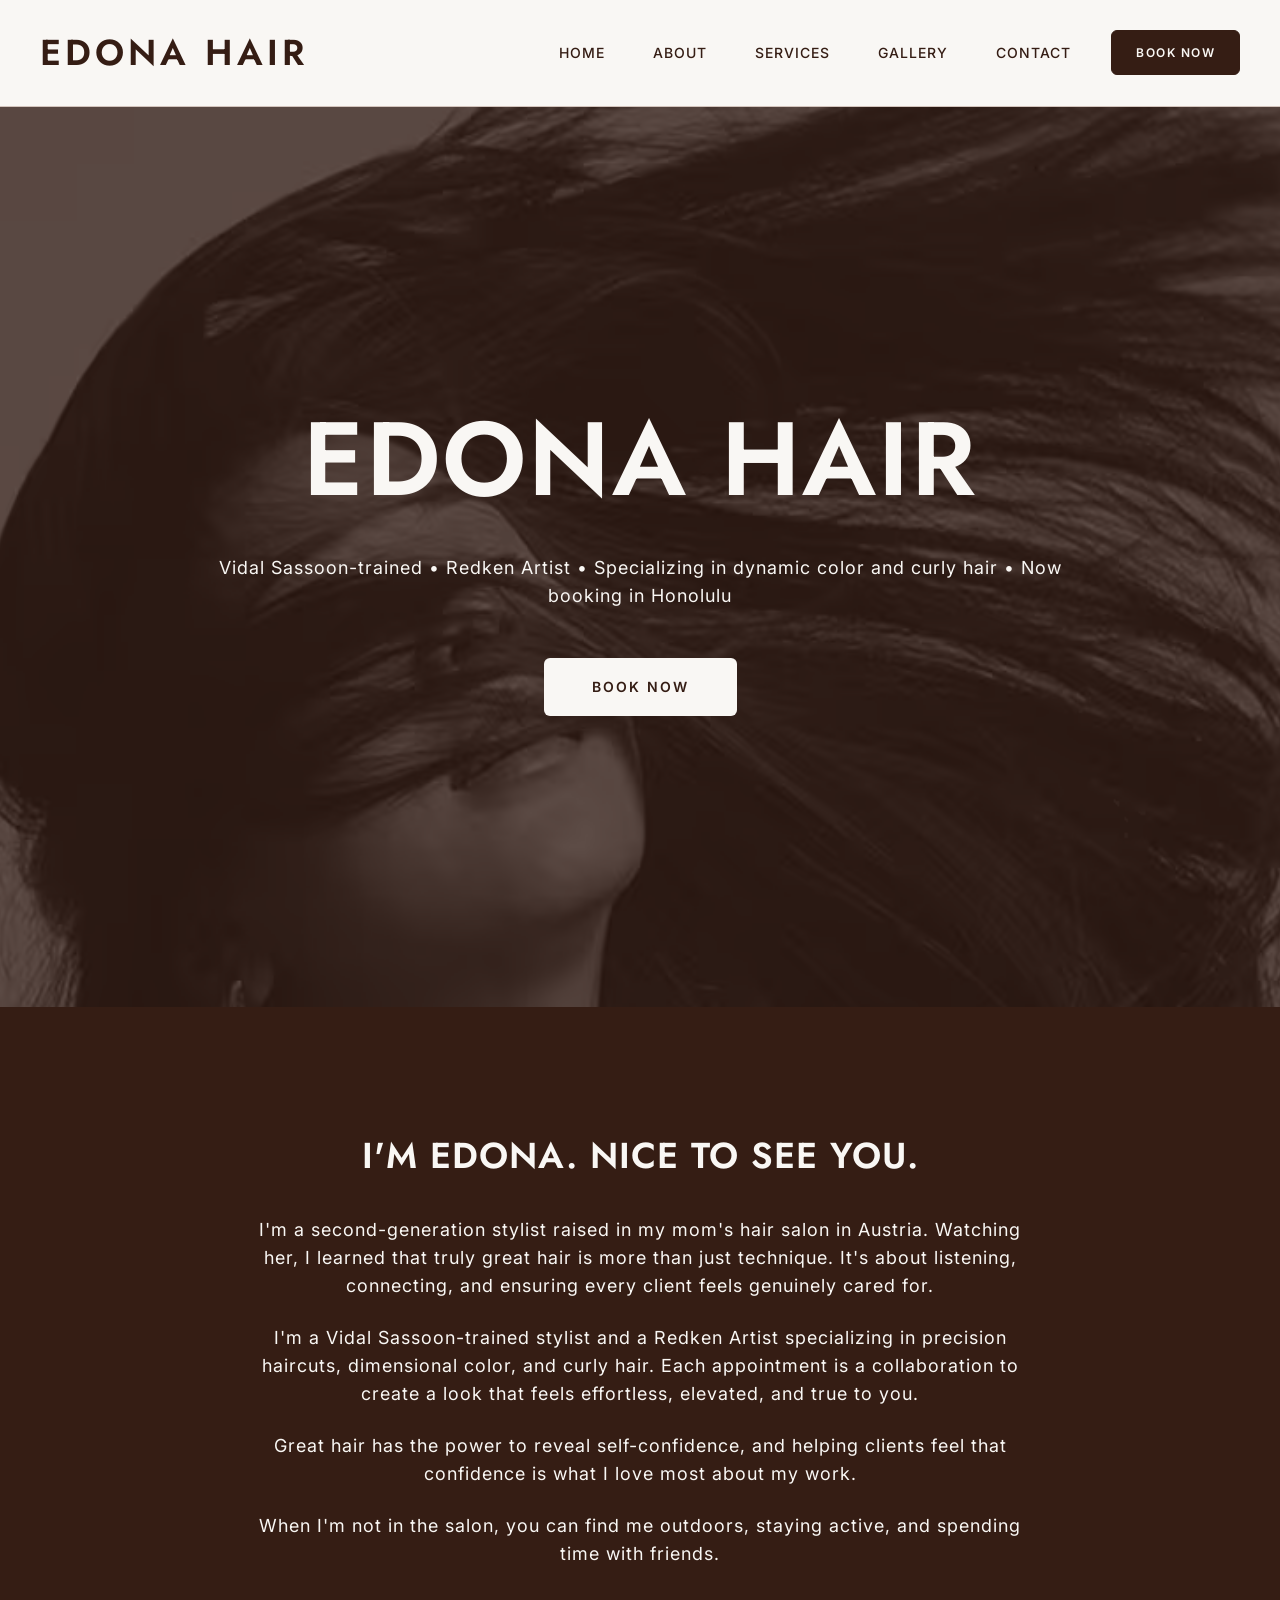
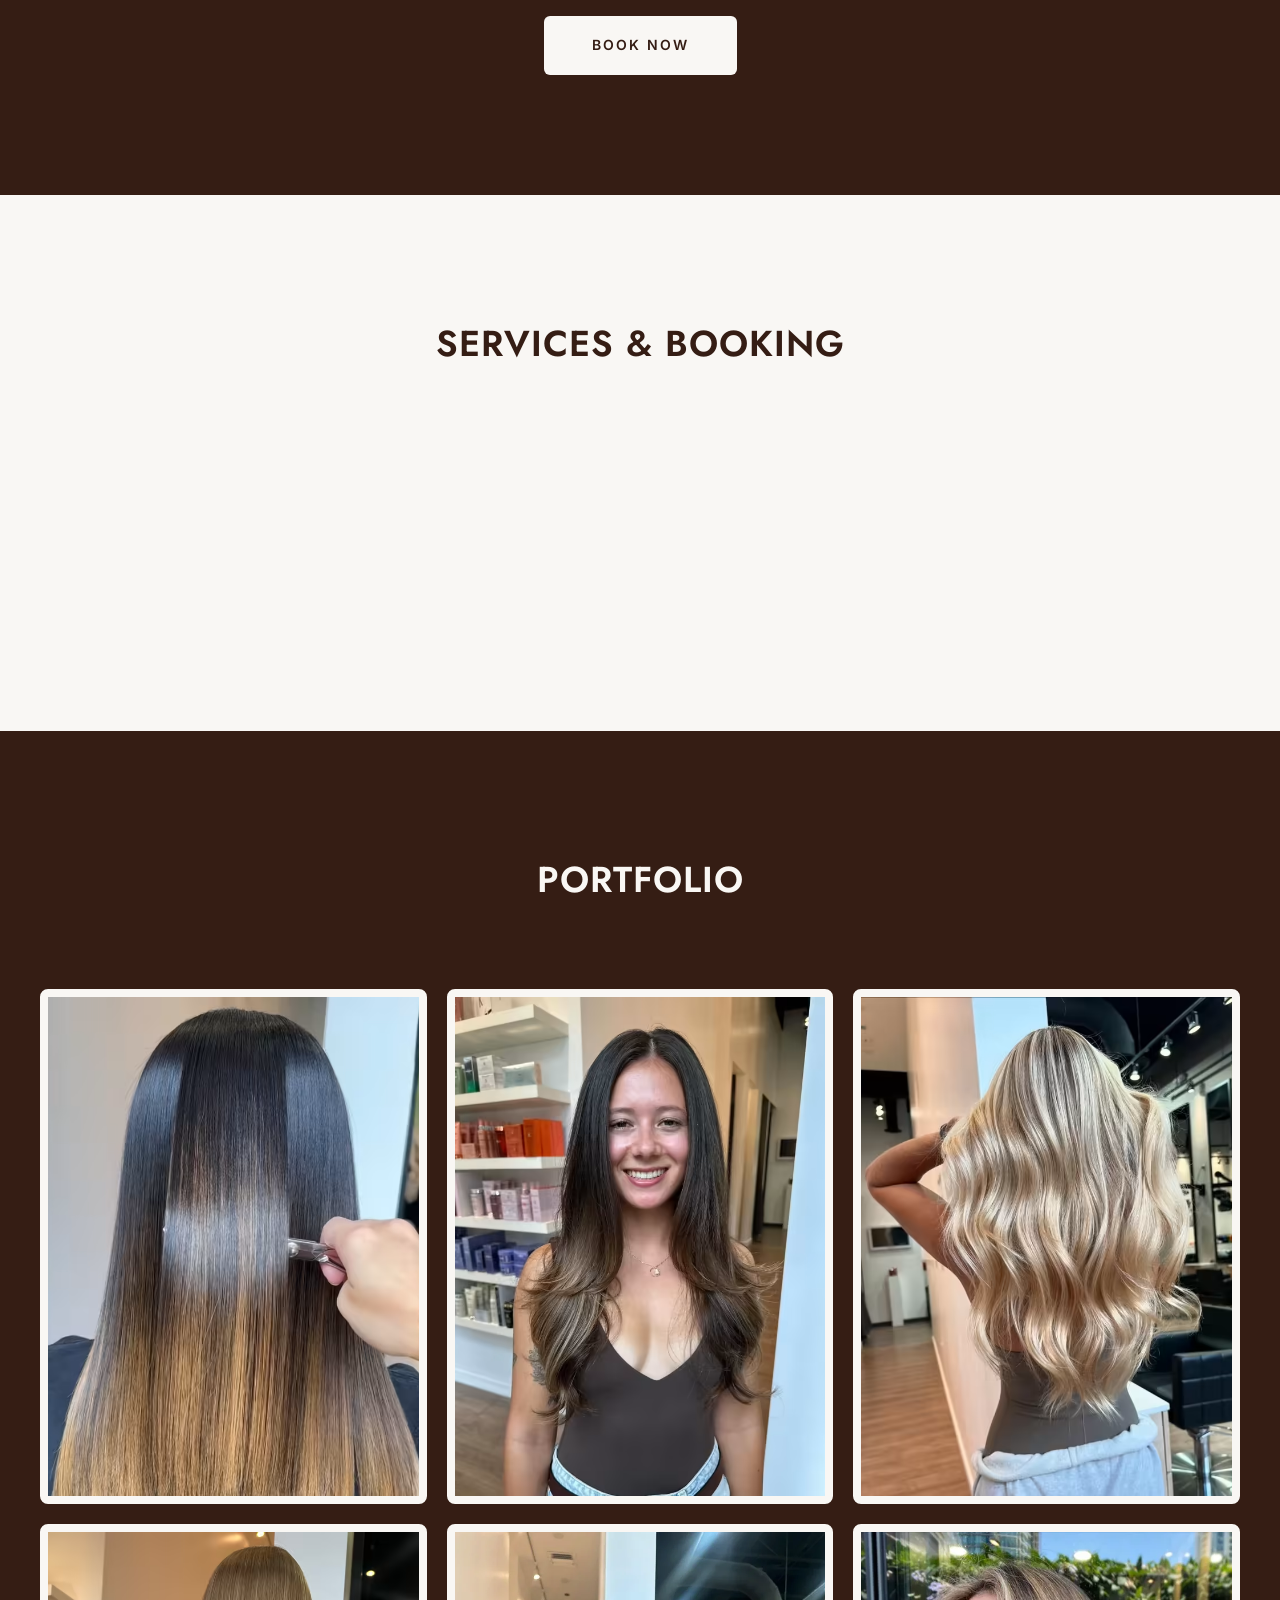
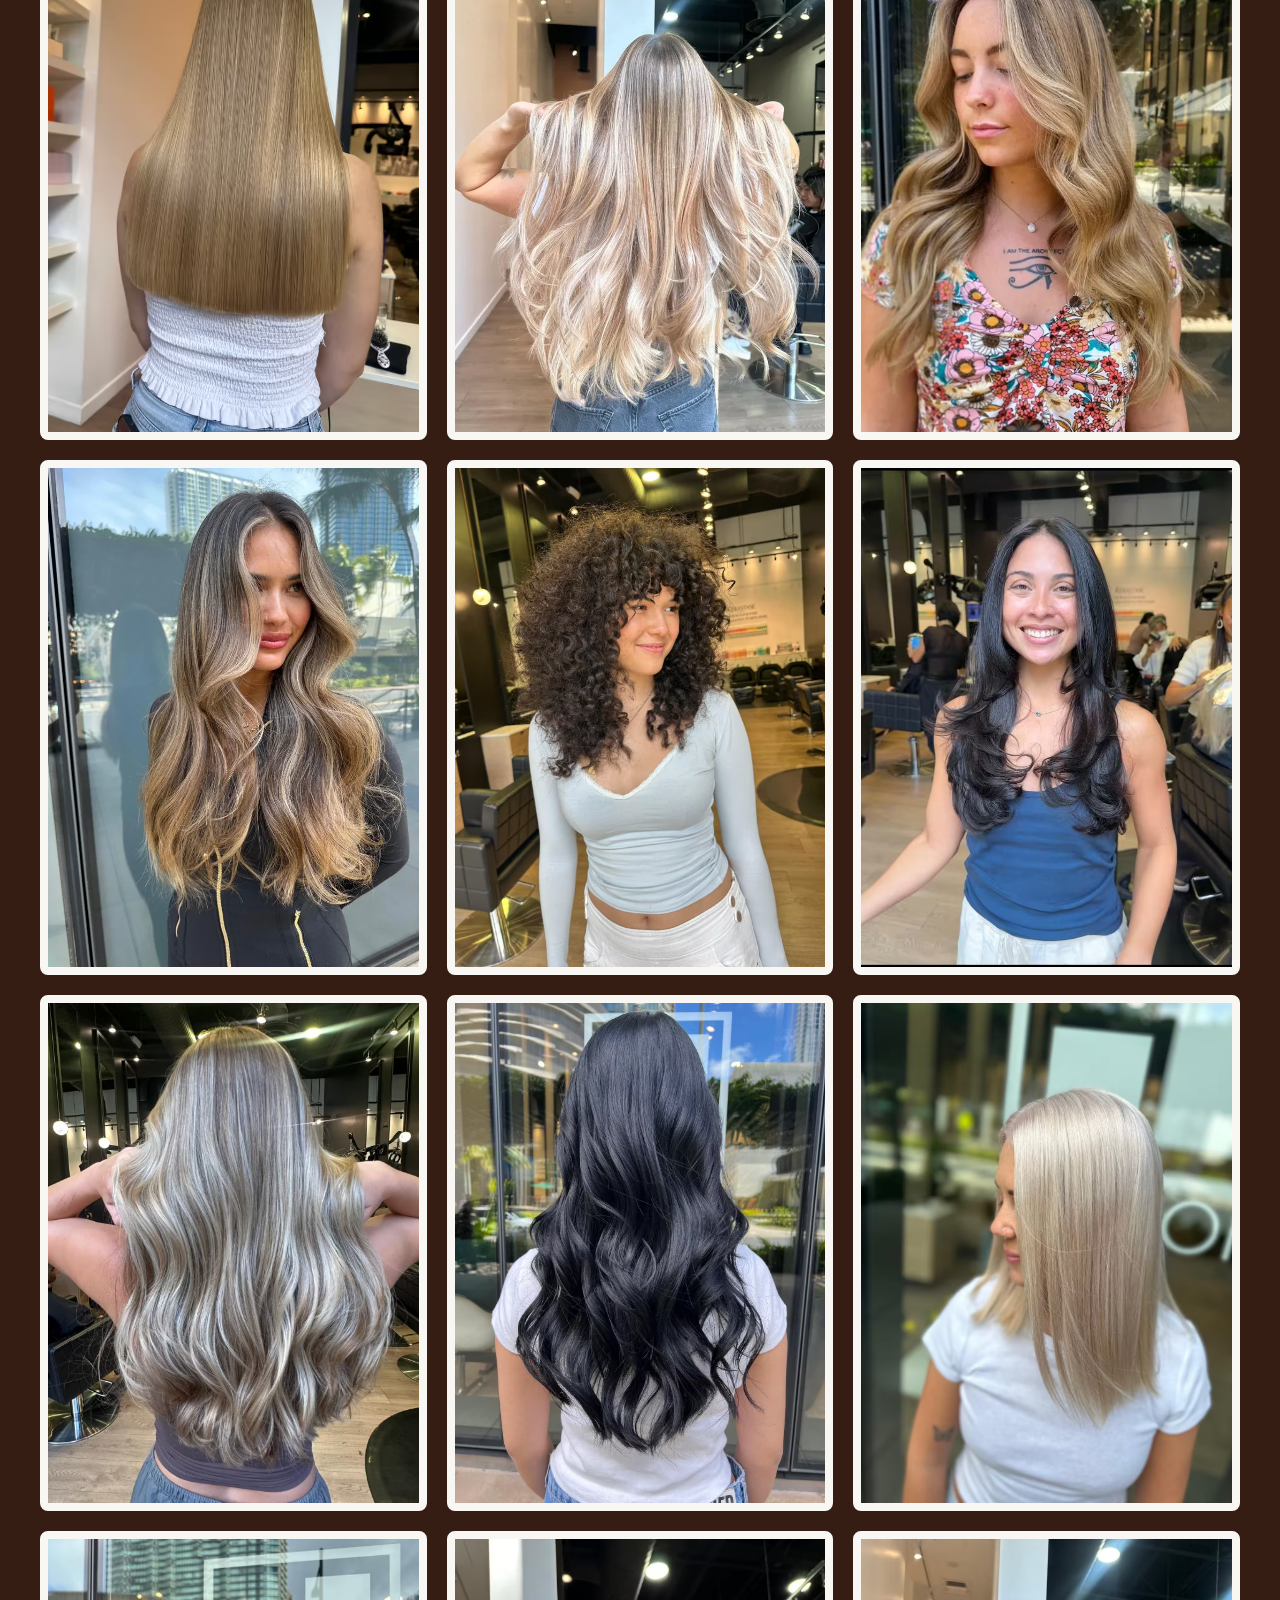
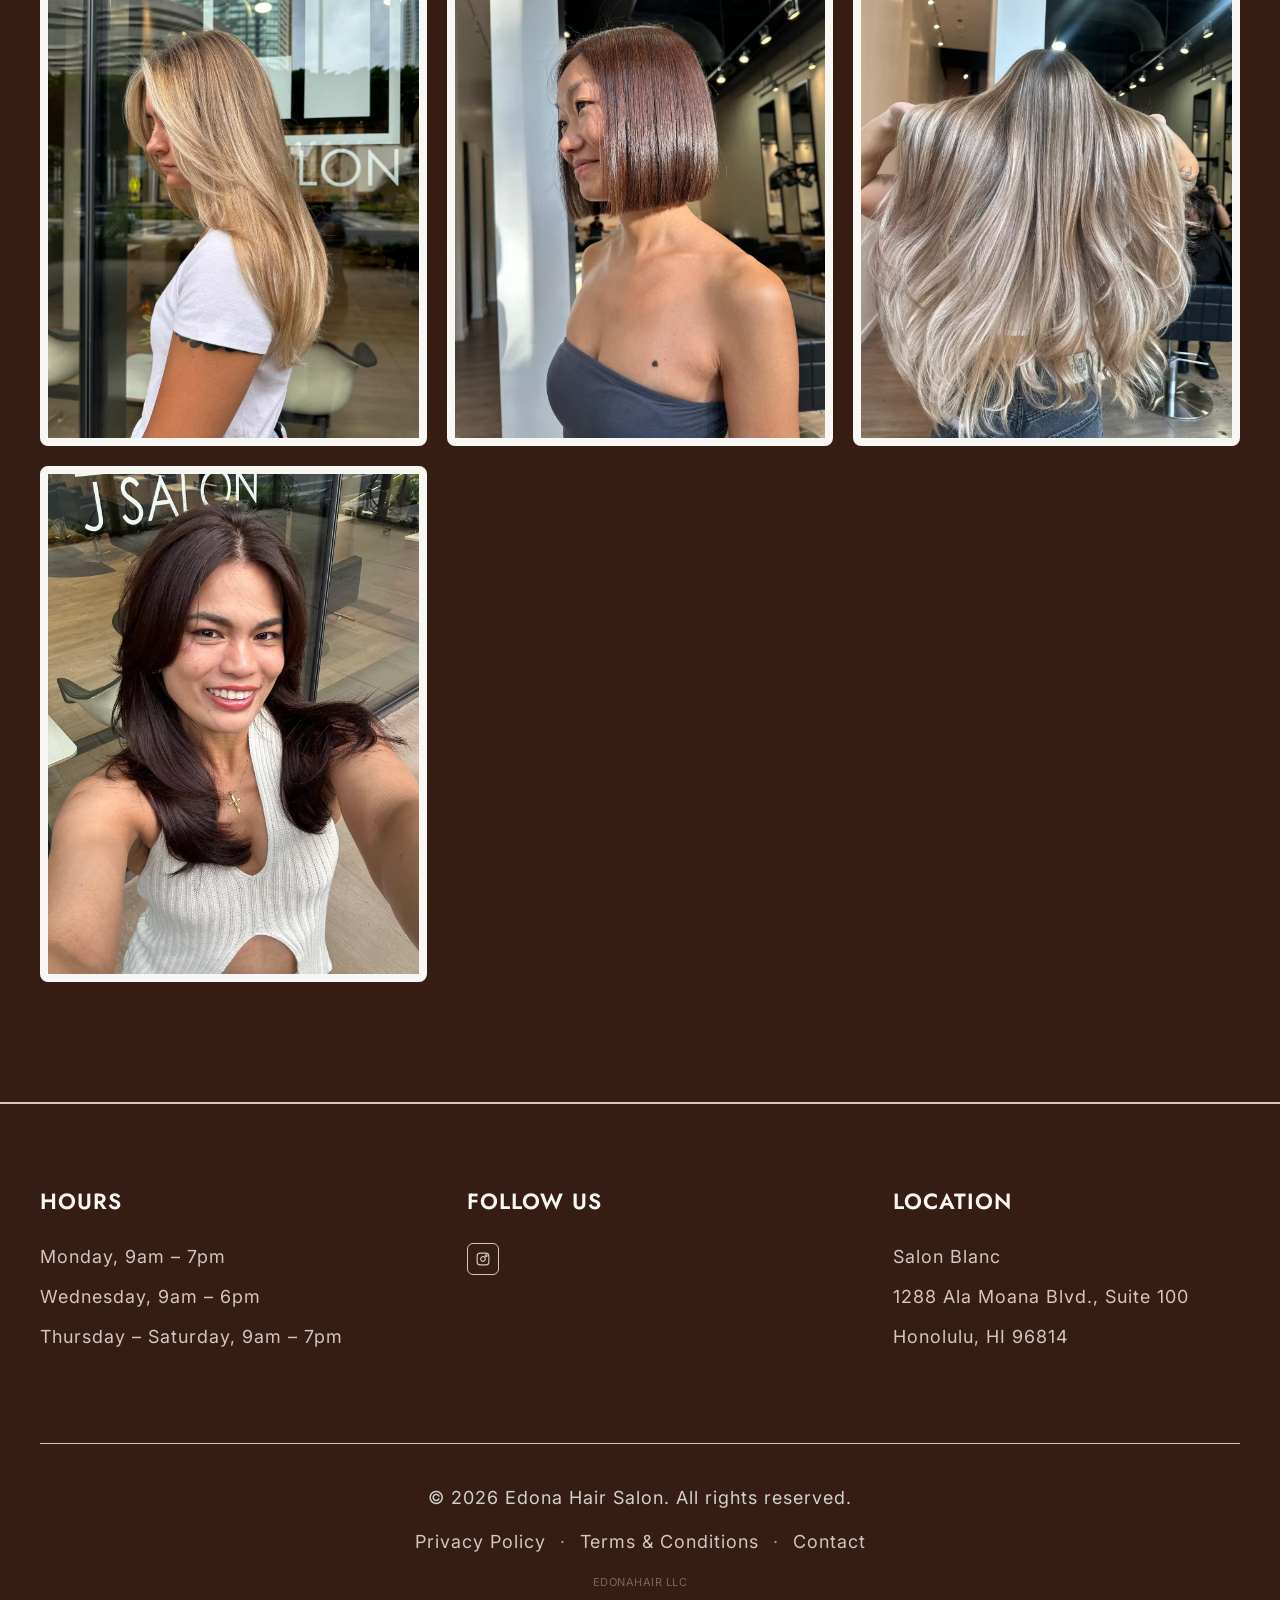
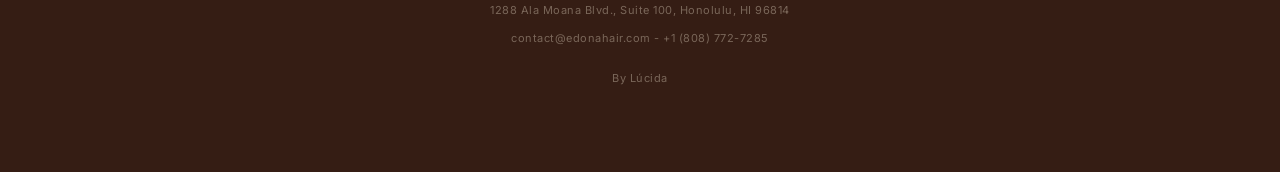
<file: index.html>
<!doctype html>
<html lang="en">
  <head>
    <meta charset="UTF-8" />
    <meta http-equiv="X-UA-Compatible" content="IE=edge" />
    <meta name="viewport" content="width=device-width, initial-scale=1.0" />
    <meta
      name="description"
      content="edonahair in Honolulu specializes in precision haircuts, dimensional color, curly hair care, and hair treatments. Vidal Sassoon-trained stylist. Book your appointment online."
    />
    <meta
      name="keywords"
      content="edonahair, hair salon Honolulu, precision haircuts, hair color, curly hair specialist, dimensional color, hair treatments, Vidal Sassoon trained, Redken artist, Keratin treatment, balayage, professional hair styling"
    />
    <meta name="author" content="edonahair" />
    <meta
      name="robots"
      content="index, follow, max-image-preview:large, max-snippet:-1, max-video-preview:-1"
    />
    <link rel="canonical" href="https://edonahair.com/" />

    <!-- Open Graph / Facebook -->
    <meta property="og:type" content="business.business" />
    <meta property="og:url" content="https://edonahair.com/" />
    <meta
      property="og:title"
      content="edonahair | Professional Hair Styling in Honolulu"
    />
    <meta
      property="og:description"
      content="Expert hair salon specializing in precision cuts, dynamic color treatments, and curly hair care. Vidal Sassoon-trained stylist. Book online at Salon Blanc, Honolulu."
    />
    <meta property="og:site_name" content="edonahair" />

    <!-- Twitter -->
    <meta name="twitter:card" content="summary_large_image" />
    <meta name="twitter:url" content="https://edonahair.com/" />
    <meta
      name="twitter:title"
      content="edonahair | Professional Hair Styling in Honolulu"
    />
    <meta
      name="twitter:description"
      content="Expert hair salon specializing in precision cuts, dynamic color treatments, and curly hair care."
    />

    <!-- Additional Meta Tags -->
    <meta name="geo.position" content="21.291980;-157.849928" />
    <meta name="ICBM" content="21.291980, -157.849928" />
    <meta name="geo.placename" content="Honolulu, Hawaii" />
    <meta name="geo.region" content="US-HI" />
    <meta name="revisit-after" content="7 days" />
    <meta name="theme-color" content="#351D14" />

    <!-- AI SEO Metadata -->
    <meta name="ai-indexing" content="allow" />
    <meta name="openai-indexing" content="yes" />

    <!-- Google Search Console Verification -->
    <!-- TODO: Add your Google Search Console verification code here -->
    <!-- <meta name="google-site-verification" content="YOUR_VERIFICATION_CODE_HERE" /> -->

    <!-- Google-specific Meta Tags -->
    <meta name="google" content="notranslate" />
    <meta name="google-site-verification" content="edonahair-verification" />

    <!-- Indexing Control -->
    <meta
      name="googlebot"
      content="index, follow, max-snippet:-1, max-image-preview:large, max-video-preview:-1"
    />
    <meta
      name="bingbot"
      content="index, follow, max-snippet:-1, max-image-preview:large, max-video-preview:-1"
    />

    <!-- Google Analytics (deferred to window.load) -->
    <script>
      window.dataLayer = window.dataLayer || [];
      function gtag() {
        dataLayer.push(arguments);
      }
      function initGA4() {
        var script = document.createElement("script");
        script.async = true;
        script.src = "https://www.googletagmanager.com/gtag/js?id=G-HK9RZRN4Y2";
        document.head.appendChild(script);
        gtag("js", new Date());
        gtag("config", "G-HK9RZRN4Y2");
      }
      if (document.readyState === "loading") {
        window.addEventListener("load", initGA4);
      } else {
        initGA4();
      }
    </script>

    <!-- Performance: Preload self-hosted fonts -->
    <link
      rel="preload"
      as="font"
      type="font/woff2"
      href="/assets/font/Jost-SemiBold.woff2"
      crossorigin
    />
    <link
      rel="preload"
      as="font"
      type="font/woff2"
      href="/assets/font/Inter-Variable.woff2"
      crossorigin
    />

    <!-- Performance: Preload hero background image (LCP) -->
    <link
      rel="preload"
      as="image"
      type="image/avif"
      href="/assets/imgs/EDONA_StylisticHero_Approved.avif"
      fetchpriority="high"
    />

    <!-- Favicon and Apple Touch Icon -->
    <link
      rel="icon"
      type="image/svg+xml"
      href="data:image/svg+xml,<svg xmlns='http://www.w3.org/2000/svg' viewBox='0 0 100 100'><text y='75' font-size='75' font-family='serif' font-weight='bold' fill='%23351d14'>E</text></svg>"
    />
    <link
      rel="apple-touch-icon"
      type="image/svg+xml"
      href="data:image/svg+xml,<svg xmlns='http://www.w3.org/2000/svg' viewBox='0 0 180 180'><rect fill='%23351d14' width='180' height='180'/><text y='130' x='90' text-anchor='middle' font-size='100' font-family='serif' font-weight='bold' fill='%23f9f7f4'>E</text></svg>"
    />

    <title>edonahair | Precision Cuts & Dynamic Color in Honolulu</title>
    <!-- External CSS (includes self-hosted fonts) -->
    <link rel="stylesheet" href="styles/main.css" />

    <!-- Schema.org Structured Data -->
    <script type="application/ld+json">
      {
        "@context": "https://schema.org",
        "@type": "LocalBusiness",
        "name": "edonahair",
        "description": "Professional hair salon specializing in precision haircuts, dimensional color treatments, and curly hair care in Honolulu.",
        "address": {
          "@type": "PostalAddress",
          "streetAddress": "1288 Ala Moana Blvd., Suite 100",
          "addressLocality": "Honolulu",
          "addressRegion": "HI",
          "postalCode": "96814",
          "addressCountry": "US"
        },
        "telephone": "+1-808-772-7285",
        "email": "contact@edonahair.com",
        "url": "https://edonahair.com",
        "priceRange": "$$",
        "areaServed": {
          "@type": "City",
          "name": "Honolulu, Hawaii"
        },
        "sameAs": ["https://www.instagram.com/edonahair/"],
        "openingHoursSpecification": [
          {
            "@type": "OpeningHoursSpecification",
            "dayOfWeek": "Monday",
            "opens": "09:00",
            "closes": "19:00"
          },
          {
            "@type": "OpeningHoursSpecification",
            "dayOfWeek": "Wednesday",
            "opens": "09:00",
            "closes": "18:00"
          },
          {
            "@type": "OpeningHoursSpecification",
            "dayOfWeek": ["Thursday", "Friday", "Saturday"],
            "opens": "09:00",
            "closes": "19:00"
          }
        ]
      }
    </script>

    <script type="application/ld+json">
      {
        "@context": "https://schema.org",
        "@type": "HairSalon",
        "name": "edonahair",
        "url": "https://edonahair.com",
        "telephone": "+1-808-772-7285",
        "email": "contact@edonahair.com",
        "address": {
          "@type": "PostalAddress",
          "streetAddress": "1288 Ala Moana Blvd., Suite 100",
          "addressLocality": "Honolulu",
          "addressRegion": "HI",
          "postalCode": "96814",
          "addressCountry": "US"
        },
        "geo": {
          "@type": "GeoCoordinates",
          "latitude": "21.291980",
          "longitude": "-157.849928"
        },
        "knowsAbout": [
          "Hair Coloring",
          "Hair Cutting",
          "Hair Styling",
          "Curly Hair Care",
          "Hair Treatments",
          "Keratin Treatment",
          "Balayage",
          "Highlights",
          "Dimensional Color",
          "Precision Cuts"
        ],
        "potentialAction": {
          "@type": "BookAction",
          "target": {
            "@type": "EntryPoint",
            "urlTemplate": "https://edonahair.com/#services"
          }
        }
      }
    </script>

    <!-- Breadcrumb Schema for better SERP appearance -->
    <script type="application/ld+json">
      {
        "@context": "https://schema.org",
        "@type": "BreadcrumbList",
        "itemListElement": [
          {
            "@type": "ListItem",
            "position": 1,
            "name": "Home",
            "item": "https://edonahair.com/#home"
          },
          {
            "@type": "ListItem",
            "position": 2,
            "name": "About",
            "item": "https://edonahair.com/#about"
          },
          {
            "@type": "ListItem",
            "position": 3,
            "name": "Services",
            "item": "https://edonahair.com/#services"
          },
          {
            "@type": "ListItem",
            "position": 4,
            "name": "Portfolio",
            "item": "https://edonahair.com/#gallery"
          }
        ]
      }
    </script>

    <!-- Organization Schema for better brand recognition -->
    <script type="application/ld+json">
      {
        "@context": "https://schema.org",
        "@type": "Organization",
        "name": "edonahair",
        "url": "https://edonahair.com",
        "description": "Professional hair salon specializing in precision haircuts, dimensional color treatments, and curly hair care in Honolulu.",
        "sameAs": ["https://www.instagram.com/edonahair/"],
        "address": {
          "@type": "PostalAddress",
          "streetAddress": "1288 Ala Moana Blvd., Suite 100",
          "addressLocality": "Honolulu",
          "addressRegion": "HI",
          "postalCode": "96814",
          "addressCountry": "US"
        },
        "contactPoint": {
          "@type": "ContactPoint",
          "contactType": "Customer Service",
          "telephone": "+1-808-772-7285",
          "email": "contact@edonahair.com"
        }
      }
    </script>

    <!-- Google Tag Manager (deferred to window.load) -->
    <script>
      function initGTM() {
        (function (w, d, s, l, i) {
          w[l] = w[l] || [];
          w[l].push({ "gtm.start": new Date().getTime(), event: "gtm.js" });
          var f = d.getElementsByTagName(s)[0],
            j = d.createElement(s),
            dl = l != "dataLayer" ? "&l=" + l : "";
          j.async = true;
          j.src = "https://www.googletagmanager.com/gtm.js?id=" + i + dl;
          f.parentNode.insertBefore(j, f);
        })(window, document, "script", "dataLayer", "GTM-N7R44NGS");
      }
      if (document.readyState === "loading") {
        window.addEventListener("load", initGTM);
      } else {
        initGTM();
      }
    </script>
    <!-- End Google Tag Manager -->
  </head>

  <body>
    <!-- Google Tag Manager (noscript) -->
    <noscript
      ><iframe
        src="https://www.googletagmanager.com/ns.html?id=GTM-N7R44NGS"
        height="0"
        width="0"
        style="display: none; visibility: hidden"
      ></iframe
    ></noscript>
    <!-- End Google Tag Manager (noscript) -->

    <!-- HEADER -->
    <header>
      <div class="header-container">
        <!-- LEFT: Logo -->
        <a href="#home" class="logo">Edona Hair</a>

        <!-- RIGHT: Nav Menu + CTA -->
        <div class="nav-actions">
          <nav id="navMenu" class="nav-center">
            <button
              class="menu-toggle"
              id="menuToggle"
              aria-label="Toggle navigation menu"
              aria-expanded="false"
              aria-controls="navMenu"
            >
              <span></span>
              <span></span>
              <span></span>
            </button>
            <ul>
              <li><a href="#home">Home</a></li>
              <li><a href="#about">About</a></li>
              <li><a href="#services">Services</a></li>
              <li><a href="#gallery">Gallery</a></li>
              <li><a href="contact.html">Contact</a></li>
              <li class="nav-cta-item">
                <a href="#services" class="btn-nav-cta btn-nav-cta-mobile"
                  >Book Now</a
                >
              </li>
            </ul>
          </nav>

          <a href="#services" class="btn-nav-cta btn-nav-cta-desktop"
            >Book Now</a
          >
        </div>
      </div>
    </header>

    <main>
      <!-- HERO SECTION -->
      <section id="home" class="hero">
        <div class="hero-content">
          <h1>Edona Hair</h1>
          <p class="tagline">
            Vidal Sassoon-trained • Redken Artist • Specializing in dynamic
            color and curly hair • Now booking in Honolulu
          </p>
          <a href="#services" class="btn-primary">Book Now</a>
        </div>
      </section>

      <!-- ABOUT SECTION -->
      <section id="about" class="about">
        <div class="about-grid">
          <div>
            <h2>I'm Edona. Nice to see you.</h2>
            <p class="about-text">
              I'm a second-generation stylist raised in my mom's hair salon in
              Austria. Watching her, I learned that truly great hair is more
              than just technique. It's about listening, connecting, and
              ensuring every client feels genuinely cared for.
            </p>
            <p class="about-text">
              I'm a Vidal Sassoon-trained stylist and a Redken Artist
              specializing in precision haircuts, dimensional color, and curly
              hair. Each appointment is a collaboration to create a look that
              feels effortless, elevated, and true to you.
            </p>
            <p class="about-text">
              Great hair has the power to reveal self-confidence, and helping
              clients feel that confidence is what I love most about my work.
            </p>
            <p class="about-text">
              When I'm not in the salon, you can find me outdoors, staying
              active, and spending time with friends.
            </p>
            <div style="margin-top: 48px">
              <a href="#services" class="btn-primary">Book Now</a>
            </div>
          </div>
        </div>
      </section>

      <!-- SERVICES SECTION -->
      <section id="services" class="services">
        <div class="services-container">
          <h2>Services & Booking</h2>
          <div style="margin-top: 60px; max-width: 100%">
            <iframe
              src="https://official.edonahair.com/booking/edona-hair-salon-booking-page?heightMode=full&showHeader=false"
              allow="payment"
              style="width: 100%; border: none; overflow: hidden"
              scrolling="no"
              id="G7p79NZRAK5zwK5qVTRk_1788448643982"
            ></iframe
            ><br />
            <script
              src="https://official.edonahair.com/js/form_embed.js"
              type="text/javascript"
            ></script>
          </div>
        </div>
      </section>
      <script
        src="https://official.edonahair.com/js/form_embed.js"
        type="text/javascript"
        defer
      ></script>

      <!-- GALLERY SECTION -->
      <section id="gallery" class="gallery">
        <div class="gallery-container">
          <h2>Portfolio</h2>
          <div class="gallery-grid">
            <div class="gallery-item">
              <img
                src="assets/imgs/portoflio (1).avif"
                alt="Professional hair styling - Edona Hair Salon Honolulu"
                width="400"
                height="533"
                loading="lazy"
              />
            </div>
            <div class="gallery-item">
              <img
                src="assets/imgs/portoflio (3).avif"
                alt="Dimensional hair color - Expert colorist Edona"
                width="400"
                height="533"
                loading="lazy"
              />
            </div>
            <div class="gallery-item">
              <img
                src="assets/imgs/portoflio (4).avif"
                alt="Curly hair styling - Specialized curly hair care Honolulu"
                width="400"
                height="533"
                loading="lazy"
              />
            </div>
            <div class="gallery-item">
              <img
                src="assets/imgs/morePortfolio (12).avif"
                alt="Hair styling expertise - Edona Hair portfolio"
                width="400"
                height="533"
                loading="lazy"
              />
            </div>
            <div class="gallery-item">
              <img
                src="assets/imgs/portf (1).webp"
                alt="Professional hair styling - Expert color and cuts"
                width="400"
                height="533"
                loading="lazy"
              />
            </div>
            <div class="gallery-item">
              <img
                src="assets/imgs/portf (2).webp"
                alt="Hair transformation - Precision styling results"
                width="400"
                height="533"
                loading="lazy"
              />
            </div>
            <div class="gallery-item">
              <img
                src="assets/imgs/portf (3).webp"
                alt="Curly hair expertise - Specialized curl care"
                width="400"
                height="533"
                loading="lazy"
              />
            </div>
            <div class="gallery-item">
              <img
                src="assets/imgs/morePortfolio1 (1).avif"
                alt="Voluminous long curly hair with curtain bangs - curly hair styling Honolulu"
                width="400"
                height="533"
                loading="lazy"
              />
            </div>
            <div class="gallery-item">
              <img
                src="assets/imgs/morePortfolio1 (2).avif"
                alt="Long black hair with soft layers and bouncy blowout waves - layered haircut Honolulu"
                width="400"
                height="533"
                loading="lazy"
              />
            </div>
            <div class="gallery-item">
              <img
                src="assets/imgs/morePortfolio1 (3).avif"
                alt="Long silver-blonde balayage with soft waves, back view - blonde hair color Honolulu"
                width="400"
                height="533"
                loading="lazy"
              />
            </div>
            <div class="gallery-item">
              <img
                src="assets/imgs/morePortfolio1 (5).avif"
                alt="Long glossy black hair with loose waves and dark sheen, back view - dark hair color Honolulu"
                width="400"
                height="533"
                loading="lazy"
              />
            </div>
            <div class="gallery-item">
              <img
                src="assets/imgs/morePortfolio1 (6).avif"
                alt="Icy platinum blonde shoulder-length hair with sleek straight finish - platinum blonde color Honolulu"
                width="400"
                height="533"
                loading="lazy"
              />
            </div>
            <div class="gallery-item">
              <img
                src="assets/imgs/morePortfolio1 (7).avif"
                alt="Long golden blonde layered hair with face-framing layers, side view - blonde highlights Honolulu"
                width="400"
                height="533"
                loading="lazy"
              />
            </div>
            <div class="gallery-item">
              <img
                src="assets/imgs/morePortfolio1 (8).avif"
                alt="Sleek chocolate-brown blunt bob with glossy shine, side view - bob haircut Honolulu"
                width="400"
                height="533"
                loading="lazy"
              />
            </div>
            <div class="gallery-item">
              <img
                src="assets/imgs/morePortfolio1 (9).avif"
                alt="Long ash-blonde balayage with dimensional lowlights and volume, back view - highlights Honolulu"
                width="400"
                height="533"
                loading="lazy"
              />
            </div>
            <div class="gallery-item">
              <img
                src="assets/imgs/morePortfolio1 (10).avif"
                alt="Dark brown layered haircut with face-framing layers and soft volume - brunette hair color Honolulu"
                width="400"
                height="533"
                loading="lazy"
              />
            </div>
          </div>
        </div>
      </section>
    </main>

    <!-- FOOTER -->
    <footer>
      <div class="footer-container">
        <!-- HOURS -->
        <div class="footer-section">
          <h3>Hours</h3>
          <p>Monday, 9am – 7pm</p>
          <p>Wednesday, 9am – 6pm</p>
          <p>Thursday – Saturday, 9am – 7pm</p>
        </div>

        <!-- INSTAGRAM -->
        <div class="footer-section">
          <h3>Follow Us</h3>
          <div class="social-links">
            <a
              href="https://www.instagram.com/edonahair/"
              target="_blank"
              rel="noopener noreferrer"
              title="Instagram"
            >
              <svg
                xmlns="http://www.w3.org/2000/svg"
                viewBox="0 0 24 24"
                fill="none"
                stroke="currentColor"
                stroke-width="2"
                stroke-linecap="round"
                stroke-linejoin="round"
              >
                <rect x="2" y="2" width="20" height="20" rx="5" ry="5"></rect>
                <path
                  d="M16 11.37A4 4 0 1 1 12.63 8 4 4 0 0 1 16 11.37z"
                ></path>
                <circle cx="17.5" cy="6.5" r="1.5"></circle>
              </svg>
            </a>
          </div>
        </div>

        <!-- LOCATION -->
        <div class="footer-section">
          <h3>Location</h3>
          <p>Salon Blanc</p>
          <a
            href="https://maps.app.goo.gl/y6pg4Un8zgK1PC1k6"
            target="_blank"
            rel="noopener noreferrer"
          >
            <p>1288 Ala Moana Blvd., Suite 100</p>
            <p>Honolulu, HI 96814</p>
          </a>
        </div>
      </div>

      <div class="footer-bottom">
        <p>&copy; 2026 Edona Hair Salon. All rights reserved.</p>
        <p class="footer-legal-links">
          <a href="privacy-policy.html">Privacy Policy</a>
          <span class="footer-legal-sep" aria-hidden="true">&middot;</span>
          <a href="terms-and-conditions.html">Terms &amp; Conditions</a>
          <span class="footer-legal-sep" aria-hidden="true">&middot;</span>
          <a href="contact.html">Contact</a>
        </p>
        <p class="footer-credit">
          EDONAHAIR LLC<br />
          1288 Ala Moana Blvd., Suite 100, Honolulu, HI 96814<br />
          <a href="mailto:contact@edonahair.com">contact@edonahair.com</a> -
          <a href="tel:+18087727285">+1 (808) 772-7285</a>
        </p>
        <p class="footer-credit">
          By
          <a
            href="https://wearelucida.co"
            target="_blank"
            rel="noopener noreferrer"
            >Lúcida</a
          >
        </p>
      </div>
    </footer>

    <!-- External JavaScript -->
    <script src="js/main.js"></script>
  </body>
</html>
</file>
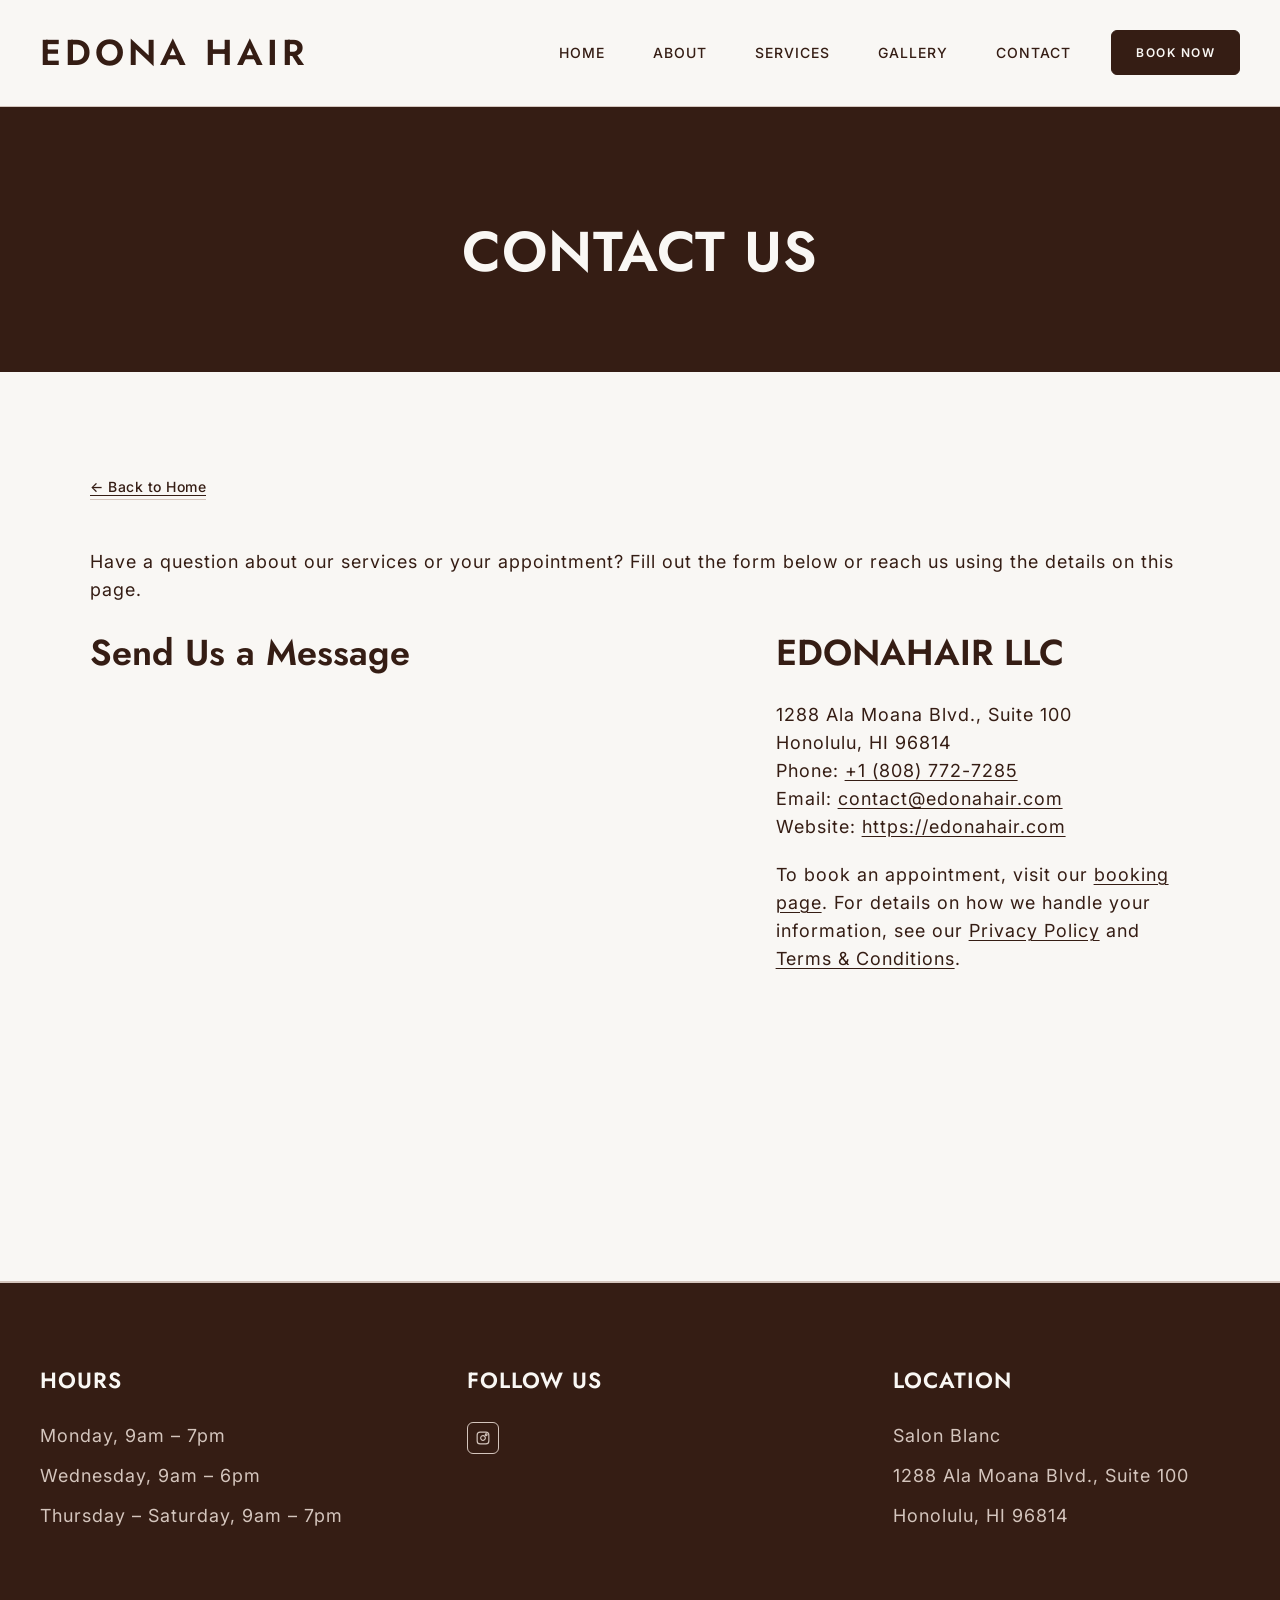
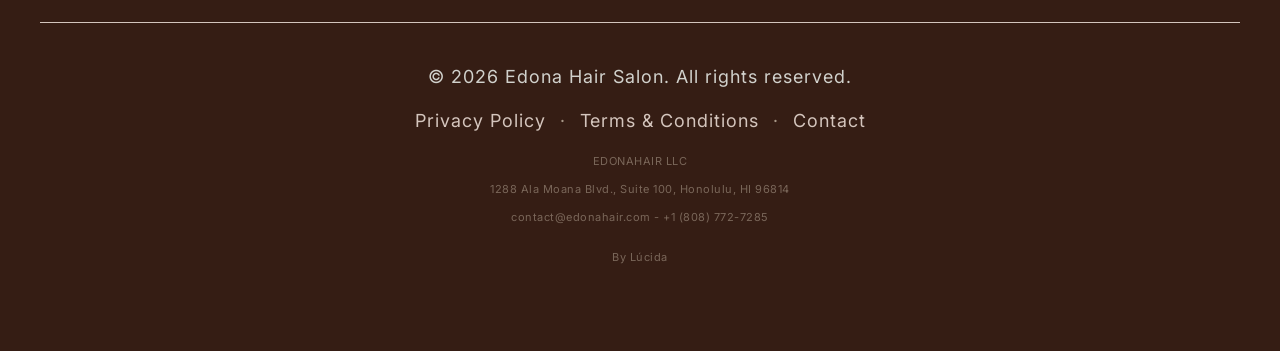
<file: contact.html>
<!doctype html>
<html lang="en">
  <head>
    <meta charset="UTF-8" />
    <meta http-equiv="X-UA-Compatible" content="IE=edge" />
    <meta name="viewport" content="width=device-width, initial-scale=1.0" />
    <meta
      name="description"
      content="Contact edonahair (EDONAHAIR LLC), a hair salon in Honolulu, Hawaii. Chat with us or reach us by phone, email or in person."
    />
    <meta name="author" content="edonahair" />
    <meta
      name="robots"
      content="index, follow, max-image-preview:large, max-snippet:-1, max-video-preview:-1"
    />
    <link rel="canonical" href="https://edonahair.com/contact.html" />

    <!-- Open Graph / Facebook -->
    <meta property="og:type" content="website" />
    <meta property="og:url" content="https://edonahair.com/contact.html" />
    <meta property="og:title" content="Contact Us | edonahair" />
    <meta
      property="og:description"
      content="Contact edonahair (EDONAHAIR LLC), a hair salon in Honolulu, Hawaii."
    />
    <meta property="og:site_name" content="edonahair" />

    <!-- Twitter -->
    <meta name="twitter:card" content="summary" />
    <meta name="twitter:url" content="https://edonahair.com/contact.html" />
    <meta name="twitter:title" content="Contact Us | edonahair" />
    <meta
      name="twitter:description"
      content="Contact edonahair (EDONAHAIR LLC), a hair salon in Honolulu, Hawaii."
    />

    <!-- Additional Meta Tags -->
    <meta name="theme-color" content="#351D14" />

    <!-- AI SEO Metadata -->
    <meta name="ai-indexing" content="allow" />
    <meta name="openai-indexing" content="yes" />

    <!-- Google Analytics (deferred to window.load) -->
    <script>
      window.dataLayer = window.dataLayer || [];
      function gtag() {
        dataLayer.push(arguments);
      }
      function initGA4() {
        var script = document.createElement("script");
        script.async = true;
        script.src = "https://www.googletagmanager.com/gtag/js?id=G-HK9RZRN4Y2";
        document.head.appendChild(script);
        gtag("js", new Date());
        gtag("config", "G-HK9RZRN4Y2");
      }
      if (document.readyState === "loading") {
        window.addEventListener("load", initGA4);
      } else {
        initGA4();
      }
    </script>

    <!-- Performance: Preload self-hosted fonts -->
    <link
      rel="preload"
      as="font"
      type="font/woff2"
      href="/assets/font/Jost-SemiBold.woff2"
      crossorigin
    />
    <link
      rel="preload"
      as="font"
      type="font/woff2"
      href="/assets/font/Inter-Variable.woff2"
      crossorigin
    />

    <!-- Favicon and Apple Touch Icon -->
    <link
      rel="icon"
      type="image/svg+xml"
      href="data:image/svg+xml,<svg xmlns='http://www.w3.org/2000/svg' viewBox='0 0 100 100'><text y='75' font-size='75' font-family='serif' font-weight='bold' fill='%23351d14'>E</text></svg>"
    />
    <link
      rel="apple-touch-icon"
      type="image/svg+xml"
      href="data:image/svg+xml,<svg xmlns='http://www.w3.org/2000/svg' viewBox='0 0 180 180'><rect fill='%23351d14' width='180' height='180'/><text y='130' x='90' text-anchor='middle' font-size='100' font-family='serif' font-weight='bold' fill='%23f9f7f4'>E</text></svg>"
    />

    <title>Contact Us | edonahair</title>
    <!-- External CSS (includes self-hosted fonts) -->
    <link rel="stylesheet" href="styles/main.css" />

    <!-- Google Tag Manager (deferred to window.load) -->
    <script>
      function initGTM() {
        (function (w, d, s, l, i) {
          w[l] = w[l] || [];
          w[l].push({ "gtm.start": new Date().getTime(), event: "gtm.js" });
          var f = d.getElementsByTagName(s)[0],
            j = d.createElement(s),
            dl = l != "dataLayer" ? "&l=" + l : "";
          j.async = true;
          j.src = "https://www.googletagmanager.com/gtm.js?id=" + i + dl;
          f.parentNode.insertBefore(j, f);
        })(window, document, "script", "dataLayer", "GTM-N7R44NGS");
      }
      if (document.readyState === "loading") {
        window.addEventListener("load", initGTM);
      } else {
        initGTM();
      }
    </script>
    <!-- End Google Tag Manager -->
  </head>

  <body>
    <!-- Google Tag Manager (noscript) -->
    <noscript
      ><iframe
        src="https://www.googletagmanager.com/ns.html?id=GTM-N7R44NGS"
        height="0"
        width="0"
        style="display: none; visibility: hidden"
      ></iframe
    ></noscript>
    <!-- End Google Tag Manager (noscript) -->

    <!-- HEADER -->
    <header>
      <div class="header-container">
        <!-- LEFT: Logo -->
        <a href="/#home" class="logo">Edona Hair</a>

        <!-- RIGHT: Nav Menu + CTA -->
        <div class="nav-actions">
          <nav id="navMenu" class="nav-center">
            <button
              class="menu-toggle"
              id="menuToggle"
              aria-label="Toggle navigation menu"
              aria-expanded="false"
              aria-controls="navMenu"
            >
              <span></span>
              <span></span>
              <span></span>
            </button>
            <ul>
              <li><a href="/#home">Home</a></li>
              <li><a href="/#about">About</a></li>
              <li><a href="/#services">Services</a></li>
              <li><a href="/#gallery">Gallery</a></li>
              <li><a href="contact.html" aria-current="page">Contact</a></li>
              <li class="nav-cta-item">
                <a href="/#services" class="btn-nav-cta btn-nav-cta-mobile"
                  >Book Now</a
                >
              </li>
            </ul>
          </nav>

          <a href="/#services" class="btn-nav-cta btn-nav-cta-desktop"
            >Book Now</a
          >
        </div>
      </div>
    </header>

    <main>
      <!-- PAGE HERO -->
      <section class="legal-hero">
        <h1>Contact Us</h1>
      </section>

      <section class="legal-content">
        <div class="legal-content-inner contact-inner">
          <a href="/" class="legal-back-link">&larr; Back to Home</a>

          <p>
            Have a question about our services or your appointment? Fill out
            the form below or reach us using the details on this page.
          </p>

          <div class="contact-layout">
            <!-- FORM: paste the embed code inside #contactFormEmbed -->
            <div class="contact-form">
              <h2>Send Us a Message</h2>
              <div id="contactFormEmbed" class="contact-form-embed">
                <iframe
                  src="https://official.edonahair.com/widget/form/ePWlOsAscKeYZUwLT9wh"
                  style="width: 100%; height: 100%; border: none; border-radius: 8px"
                  id="inline-ePWlOsAscKeYZUwLT9wh"
                  data-layout="{'id':'INLINE'}"
                  data-trigger-type="alwaysShow"
                  data-trigger-value=""
                  data-activation-type="alwaysActivated"
                  data-activation-value=""
                  data-deactivation-type="neverDeactivate"
                  data-deactivation-value=""
                  data-form-name="A2P - 10DLC Opt-in Form"
                  data-height="654"
                  data-layout-iframe-id="inline-ePWlOsAscKeYZUwLT9wh"
                  data-form-id="ePWlOsAscKeYZUwLT9wh"
                  data-cookie-consent="true"
                  data-cookie-consent-provider="auto"
                  title="A2P - 10DLC Opt-in Form"
                ></iframe>
                <script src="https://official.edonahair.com/js/form_embed.js"></script>
              </div>
            </div>

            <!-- CONTACT DETAILS -->
            <aside class="contact-details">
              <h2>EDONAHAIR LLC</h2>
              <p>
                1288 Ala Moana Blvd., Suite 100<br />
                Honolulu, HI 96814<br />
                Phone: <a href="tel:+18087727285">+1 (808) 772-7285</a><br />
                Email:
                <a href="mailto:contact@edonahair.com"
                  >contact@edonahair.com</a
                ><br />
                Website:
                <a href="https://edonahair.com">https://edonahair.com</a>
              </p>

              <p>
                To book an appointment, visit our
                <a href="/#services">booking page</a>. For details on how we
                handle your information, see our
                <a href="privacy-policy.html">Privacy Policy</a> and
                <a href="terms-and-conditions.html">Terms &amp; Conditions</a>.
              </p>
            </aside>
          </div>
        </div>
      </section>
    </main>

    <!-- FOOTER -->
    <footer>
      <div class="footer-container">
        <!-- HOURS -->
        <div class="footer-section">
          <h3>Hours</h3>
          <p>Monday, 9am – 7pm</p>
          <p>Wednesday, 9am – 6pm</p>
          <p>Thursday – Saturday, 9am – 7pm</p>
        </div>

        <!-- INSTAGRAM -->
        <div class="footer-section">
          <h3>Follow Us</h3>
          <div class="social-links">
            <a
              href="https://www.instagram.com/edonahair/"
              target="_blank"
              rel="noopener noreferrer"
              title="Instagram"
            >
              <svg
                xmlns="http://www.w3.org/2000/svg"
                viewBox="0 0 24 24"
                fill="none"
                stroke="currentColor"
                stroke-width="2"
                stroke-linecap="round"
                stroke-linejoin="round"
              >
                <rect x="2" y="2" width="20" height="20" rx="5" ry="5"></rect>
                <path
                  d="M16 11.37A4 4 0 1 1 12.63 8 4 4 0 0 1 16 11.37z"
                ></path>
                <circle cx="17.5" cy="6.5" r="1.5"></circle>
              </svg>
            </a>
          </div>
        </div>

        <!-- LOCATION -->
        <div class="footer-section">
          <h3>Location</h3>
          <p>Salon Blanc</p>
          <a
            href="https://maps.app.goo.gl/y6pg4Un8zgK1PC1k6"
            target="_blank"
            rel="noopener noreferrer"
          >
            <p>1288 Ala Moana Blvd., Suite 100</p>
            <p>Honolulu, HI 96814</p>
          </a>
        </div>
      </div>

      <div class="footer-bottom">
        <p>&copy; 2026 Edona Hair Salon. All rights reserved.</p>
        <p class="footer-legal-links">
          <a href="privacy-policy.html">Privacy Policy</a>
          <span class="footer-legal-sep" aria-hidden="true">&middot;</span>
          <a href="terms-and-conditions.html">Terms &amp; Conditions</a>
          <span class="footer-legal-sep" aria-hidden="true">&middot;</span>
          <a href="contact.html" aria-current="page">Contact</a>
        </p>
        <p class="footer-credit">
          EDONAHAIR LLC<br />
          1288 Ala Moana Blvd., Suite 100, Honolulu, HI 96814<br />
          <a href="mailto:contact@edonahair.com">contact@edonahair.com</a> -
          <a href="tel:+18087727285">+1 (808) 772-7285</a>
        </p>
        <p class="footer-credit">
          By
          <a
            href="https://wearelucida.co"
            target="_blank"
            rel="noopener noreferrer"
            >Lúcida</a
          >
        </p>
      </div>
    </footer>

    <!-- External JavaScript -->
    <script src="js/main.js"></script>
  </body>
</html>
</file>
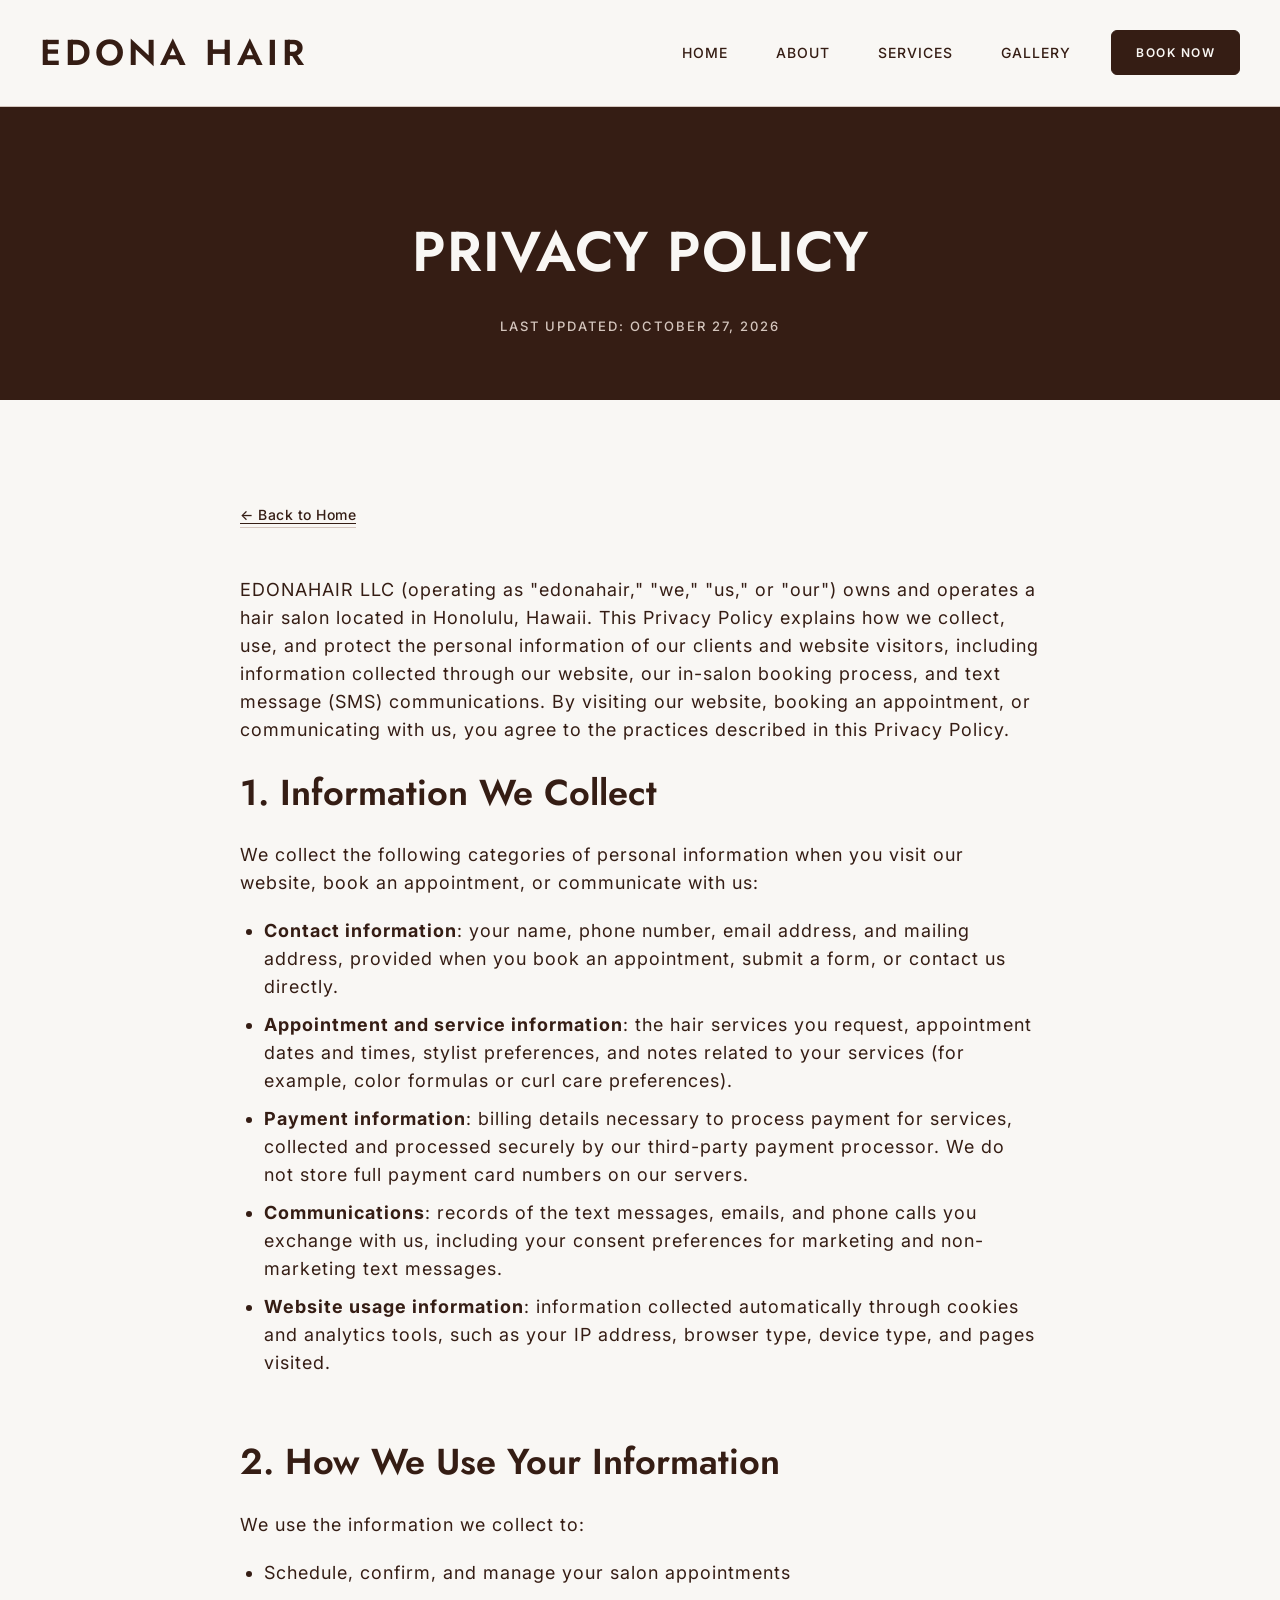
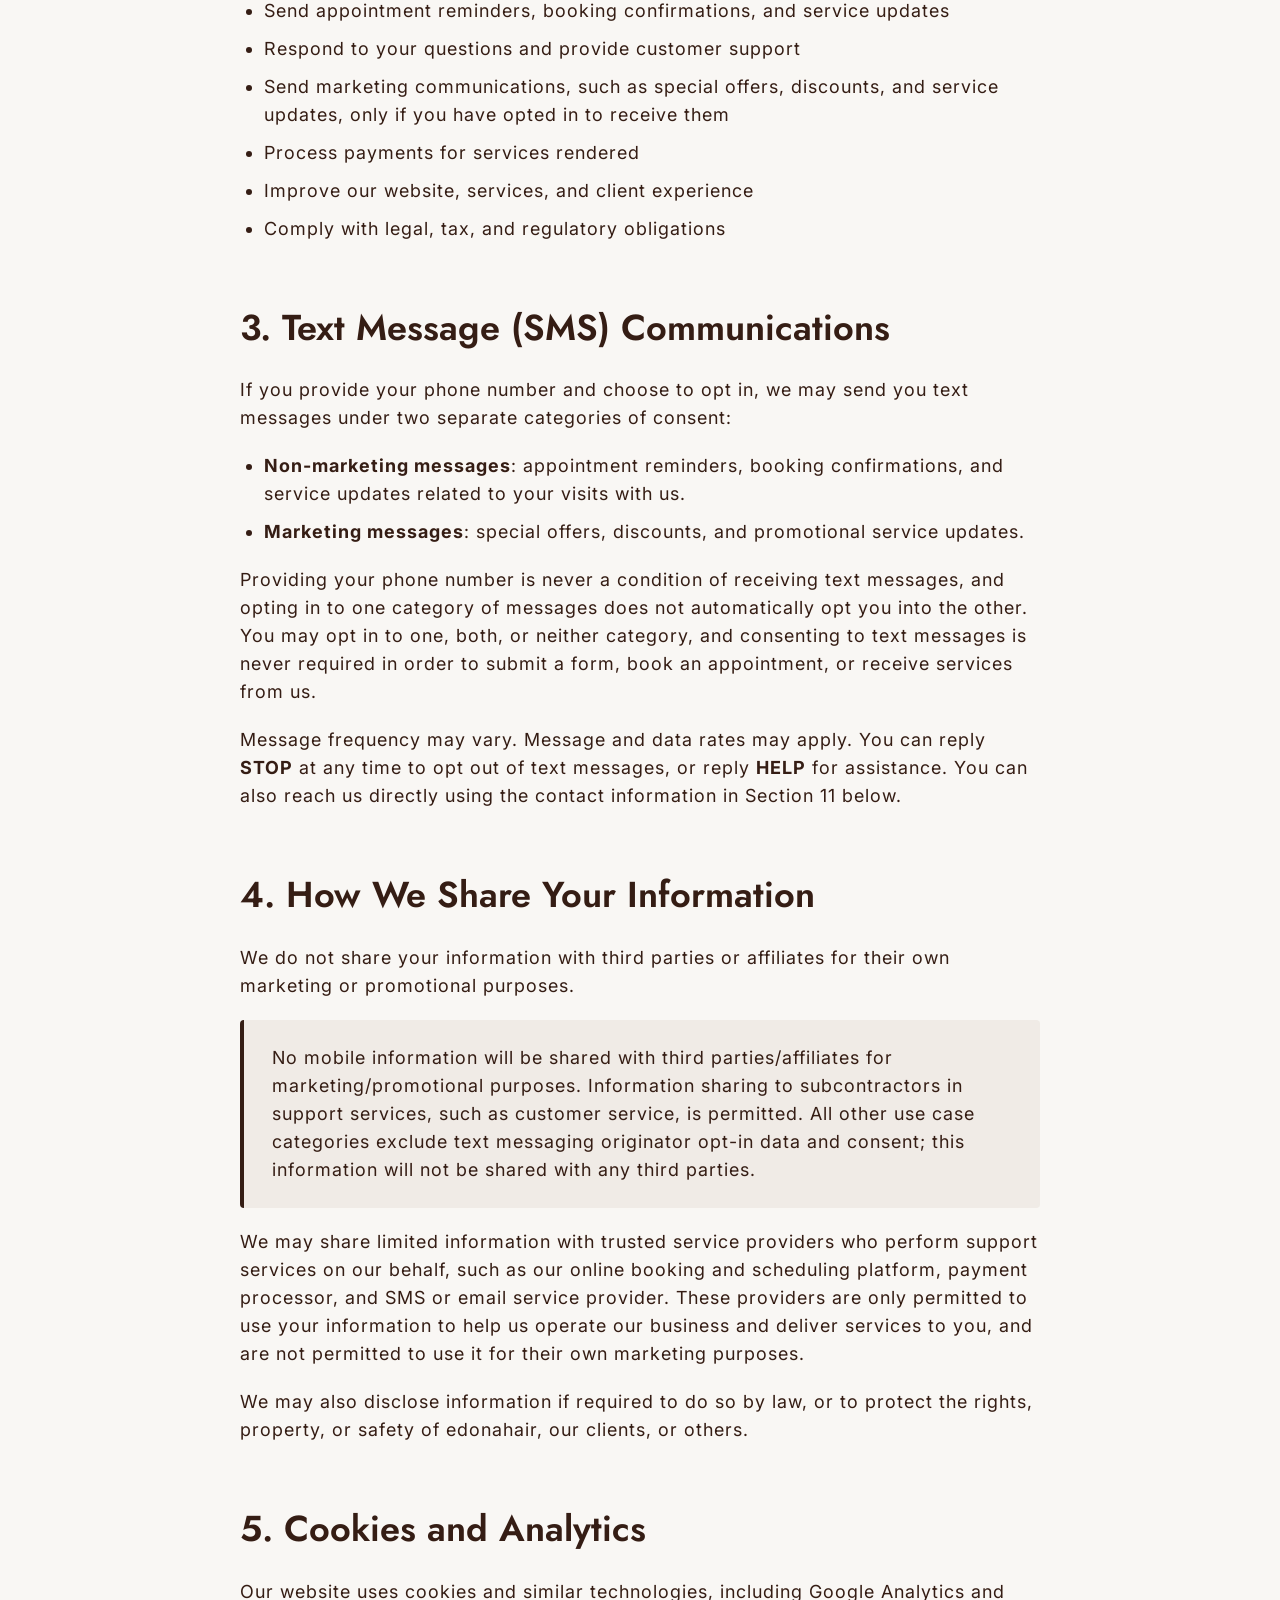
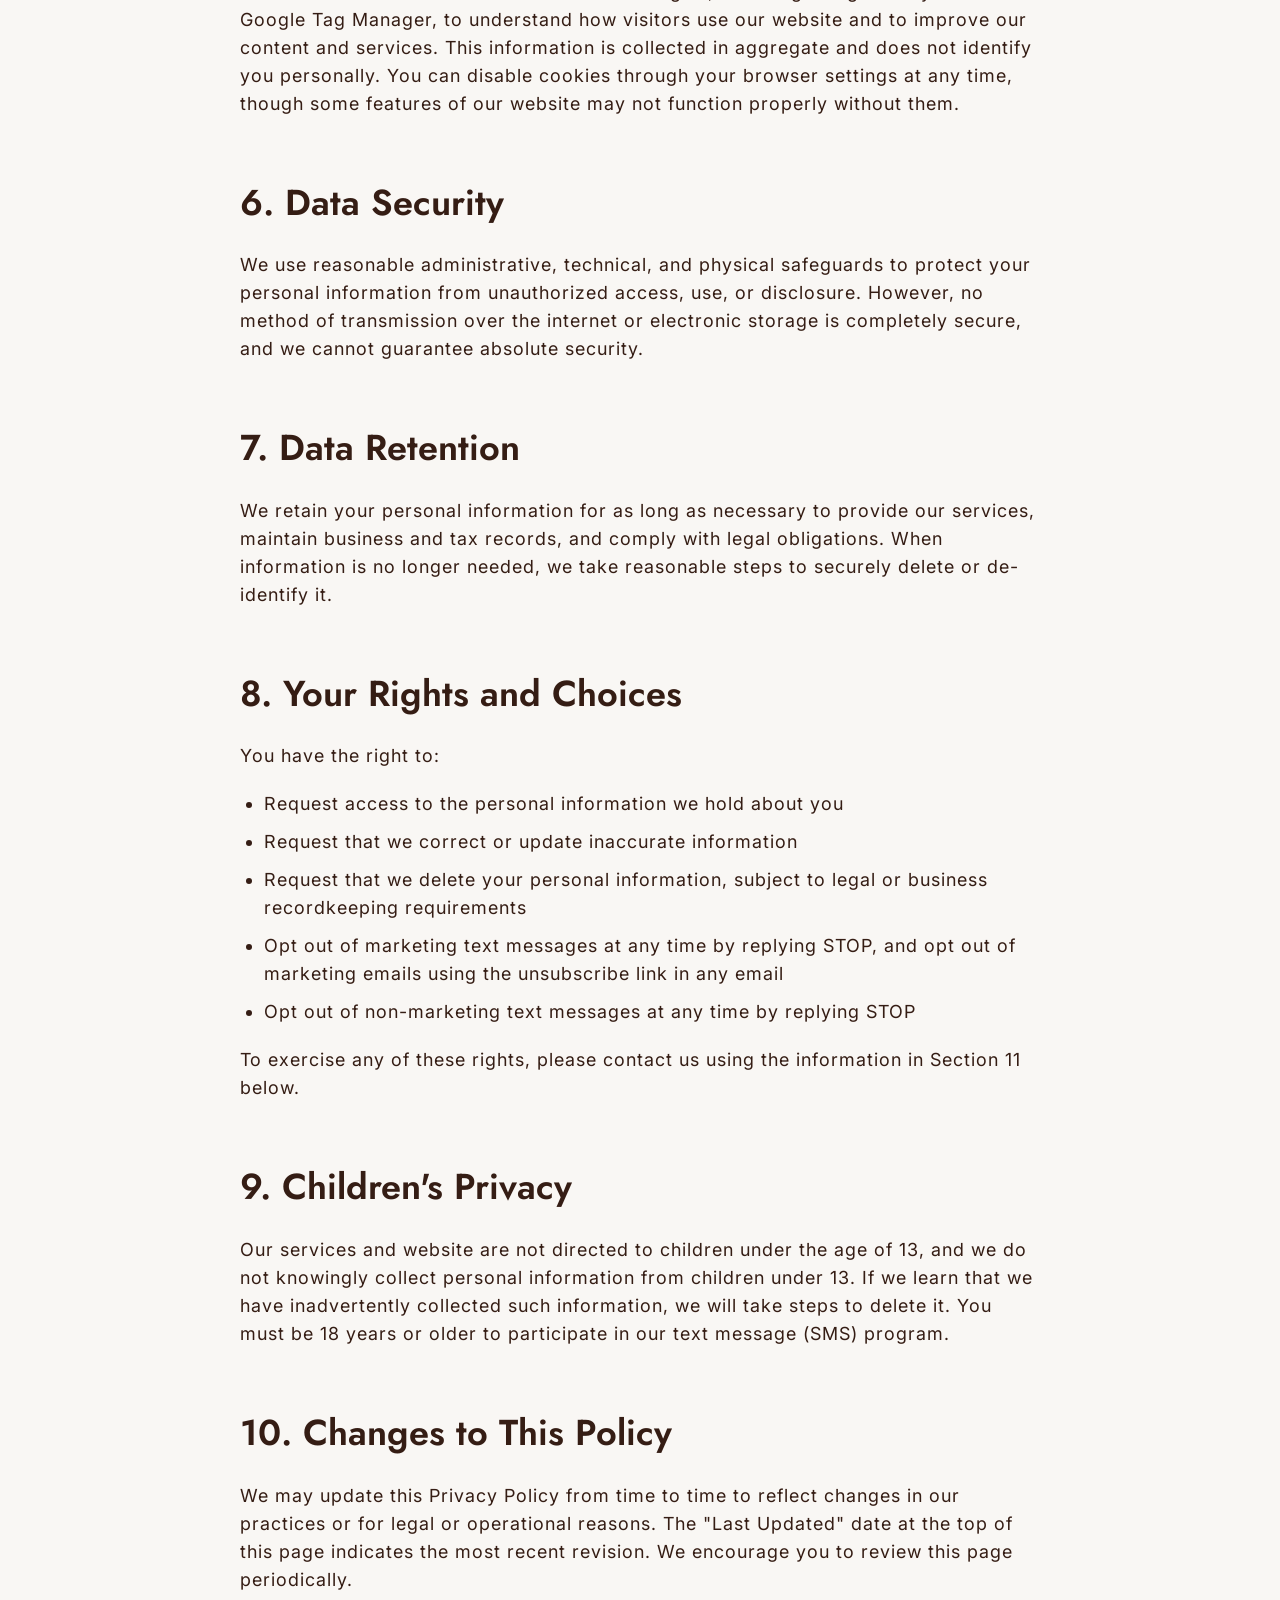
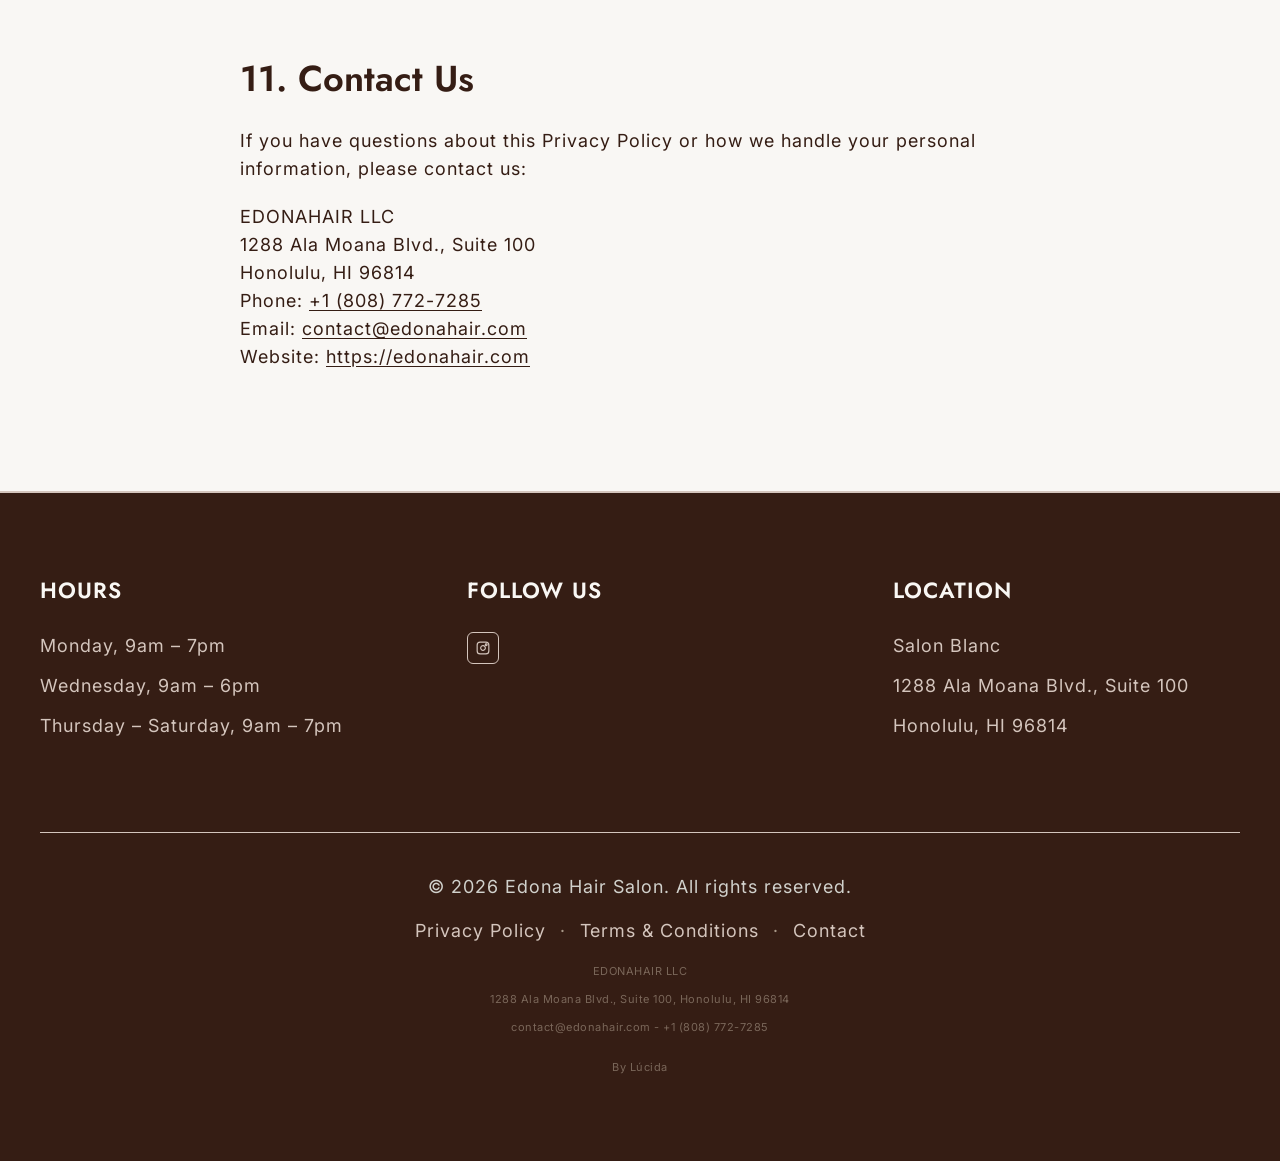
<file: privacy-policy.html>
<!doctype html>
<html lang="en">
  <head>
    <meta charset="UTF-8" />
    <meta http-equiv="X-UA-Compatible" content="IE=edge" />
    <meta name="viewport" content="width=device-width, initial-scale=1.0" />
    <meta
      name="description"
      content="Privacy Policy for edonahair (EDONAHAIR LLC), a hair salon in Honolulu, Hawaii. Learn how we collect, use, and protect your personal information, including text message (SMS) communications."
    />
    <meta name="author" content="edonahair" />
    <meta
      name="robots"
      content="index, follow, max-image-preview:large, max-snippet:-1, max-video-preview:-1"
    />
    <link rel="canonical" href="https://edonahair.com/privacy-policy.html" />

    <!-- Open Graph / Facebook -->
    <meta property="og:type" content="website" />
    <meta property="og:url" content="https://edonahair.com/privacy-policy.html" />
    <meta property="og:title" content="Privacy Policy | edonahair" />
    <meta
      property="og:description"
      content="How edonahair (EDONAHAIR LLC) collects, uses, and protects your personal information, including text message (SMS) communications."
    />
    <meta property="og:site_name" content="edonahair" />

    <!-- Twitter -->
    <meta name="twitter:card" content="summary" />
    <meta name="twitter:url" content="https://edonahair.com/privacy-policy.html" />
    <meta name="twitter:title" content="Privacy Policy | edonahair" />
    <meta
      name="twitter:description"
      content="How edonahair (EDONAHAIR LLC) collects, uses, and protects your personal information, including text message (SMS) communications."
    />

    <!-- Additional Meta Tags -->
    <meta name="theme-color" content="#351D14" />

    <!-- AI SEO Metadata -->
    <meta name="ai-indexing" content="allow" />
    <meta name="openai-indexing" content="yes" />

    <!-- Google Analytics (deferred to window.load) -->
    <script>
      window.dataLayer = window.dataLayer || [];
      function gtag() {
        dataLayer.push(arguments);
      }
      function initGA4() {
        var script = document.createElement("script");
        script.async = true;
        script.src = "https://www.googletagmanager.com/gtag/js?id=G-HK9RZRN4Y2";
        document.head.appendChild(script);
        gtag("js", new Date());
        gtag("config", "G-HK9RZRN4Y2");
      }
      if (document.readyState === "loading") {
        window.addEventListener("load", initGA4);
      } else {
        initGA4();
      }
    </script>

    <!-- Performance: Preload self-hosted fonts -->
    <link
      rel="preload"
      as="font"
      type="font/woff2"
      href="/assets/font/Jost-SemiBold.woff2"
      crossorigin
    />
    <link
      rel="preload"
      as="font"
      type="font/woff2"
      href="/assets/font/Inter-Variable.woff2"
      crossorigin
    />

    <!-- Favicon and Apple Touch Icon -->
    <link
      rel="icon"
      type="image/svg+xml"
      href="data:image/svg+xml,<svg xmlns='http://www.w3.org/2000/svg' viewBox='0 0 100 100'><text y='75' font-size='75' font-family='serif' font-weight='bold' fill='%23351d14'>E</text></svg>"
    />
    <link
      rel="apple-touch-icon"
      type="image/svg+xml"
      href="data:image/svg+xml,<svg xmlns='http://www.w3.org/2000/svg' viewBox='0 0 180 180'><rect fill='%23351d14' width='180' height='180'/><text y='130' x='90' text-anchor='middle' font-size='100' font-family='serif' font-weight='bold' fill='%23f9f7f4'>E</text></svg>"
    />

    <title>Privacy Policy | edonahair</title>
    <!-- External CSS (includes self-hosted fonts) -->
    <link rel="stylesheet" href="styles/main.css" />

    <!-- Schema.org Structured Data -->
    <script type="application/ld+json">
      {
        "@context": "https://schema.org",
        "@type": "WebPage",
        "name": "Privacy Policy",
        "url": "https://edonahair.com/privacy-policy.html",
        "isPartOf": {
          "@type": "WebSite",
          "name": "edonahair",
          "url": "https://edonahair.com"
        },
        "about": {
          "@type": "LocalBusiness",
          "name": "EDONAHAIR LLC",
          "url": "https://edonahair.com"
        }
      }
    </script>

    <script type="application/ld+json">
      {
        "@context": "https://schema.org",
        "@type": "BreadcrumbList",
        "itemListElement": [
          {
            "@type": "ListItem",
            "position": 1,
            "name": "Home",
            "item": "https://edonahair.com/"
          },
          {
            "@type": "ListItem",
            "position": 2,
            "name": "Privacy Policy",
            "item": "https://edonahair.com/privacy-policy.html"
          }
        ]
      }
    </script>

    <!-- Google Tag Manager (deferred to window.load) -->
    <script>
      function initGTM() {
        (function (w, d, s, l, i) {
          w[l] = w[l] || [];
          w[l].push({ "gtm.start": new Date().getTime(), event: "gtm.js" });
          var f = d.getElementsByTagName(s)[0],
            j = d.createElement(s),
            dl = l != "dataLayer" ? "&l=" + l : "";
          j.async = true;
          j.src = "https://www.googletagmanager.com/gtm.js?id=" + i + dl;
          f.parentNode.insertBefore(j, f);
        })(window, document, "script", "dataLayer", "GTM-N7R44NGS");
      }
      if (document.readyState === "loading") {
        window.addEventListener("load", initGTM);
      } else {
        initGTM();
      }
    </script>
    <!-- End Google Tag Manager -->
  </head>

  <body>
    <!-- Google Tag Manager (noscript) -->
    <noscript
      ><iframe
        src="https://www.googletagmanager.com/ns.html?id=GTM-N7R44NGS"
        height="0"
        width="0"
        style="display: none; visibility: hidden"
      ></iframe
    ></noscript>
    <!-- End Google Tag Manager (noscript) -->

    <!-- HEADER -->
    <header>
      <div class="header-container">
        <!-- LEFT: Logo -->
        <a href="/#home" class="logo">Edona Hair</a>

        <!-- RIGHT: Nav Menu + CTA -->
        <div class="nav-actions">
          <nav id="navMenu" class="nav-center">
            <button
              class="menu-toggle"
              id="menuToggle"
              aria-label="Toggle navigation menu"
              aria-expanded="false"
              aria-controls="navMenu"
            >
              <span></span>
              <span></span>
              <span></span>
            </button>
            <ul>
              <li><a href="/#home">Home</a></li>
              <li><a href="/#about">About</a></li>
              <li><a href="/#services">Services</a></li>
              <li><a href="/#gallery">Gallery</a></li>
              <li class="nav-cta-item">
                <a
                  href="/#services"
                  class="btn-nav-cta btn-nav-cta-mobile"
                  >Book Now</a
                >
              </li>
            </ul>
          </nav>

          <a href="/#services" class="btn-nav-cta btn-nav-cta-desktop"
            >Book Now</a
          >
        </div>
      </div>
    </header>

    <main>
      <!-- PAGE HERO -->
      <section class="legal-hero">
        <h1>Privacy Policy</h1>
        <p class="updated">Last Updated: October 27, 2026</p>
      </section>

      <!-- POLICY CONTENT -->
      <section class="legal-content">
        <div class="legal-content-inner">
          <a href="/" class="legal-back-link">&larr; Back to Home</a>

          <p>
            EDONAHAIR LLC (operating as "edonahair," "we," "us," or "our")
            owns and operates a hair salon located in Honolulu, Hawaii. This
            Privacy Policy explains how we collect, use, and protect the
            personal information of our clients and website visitors,
            including information collected through our website, our
            in-salon booking process, and text message (SMS) communications.
            By visiting our website, booking an appointment, or
            communicating with us, you agree to the practices described in
            this Privacy Policy.
          </p>

          <h2>1. Information We Collect</h2>
          <p>
            We collect the following categories of personal information when
            you visit our website, book an appointment, or communicate with
            us:
          </p>
          <ul>
            <li>
              <strong>Contact information</strong>: your name, phone
              number, email address, and mailing address, provided when you
              book an appointment, submit a form, or contact us directly.
            </li>
            <li>
              <strong>Appointment and service information</strong>:
              the hair services you request, appointment dates and times,
              stylist preferences, and notes related to your services (for
              example, color formulas or curl care preferences).
            </li>
            <li>
              <strong>Payment information</strong>: billing details
              necessary to process payment for services, collected and
              processed securely by our third-party payment processor. We do
              not store full payment card numbers on our servers.
            </li>
            <li>
              <strong>Communications</strong>: records of the text
              messages, emails, and phone calls you exchange with us,
              including your consent preferences for marketing and
              non-marketing text messages.
            </li>
            <li>
              <strong>Website usage information</strong>: information
              collected automatically through cookies and analytics tools,
              such as your IP address, browser type, device type, and pages
              visited.
            </li>
          </ul>

          <h2>2. How We Use Your Information</h2>
          <p>We use the information we collect to:</p>
          <ul>
            <li>Schedule, confirm, and manage your salon appointments</li>
            <li>
              Send appointment reminders, booking confirmations, and service
              updates
            </li>
            <li>Respond to your questions and provide customer support</li>
            <li>
              Send marketing communications, such as special offers,
              discounts, and service updates, only if you have opted in to
              receive them
            </li>
            <li>Process payments for services rendered</li>
            <li>Improve our website, services, and client experience</li>
            <li>Comply with legal, tax, and regulatory obligations</li>
          </ul>

          <h2>3. Text Message (SMS) Communications</h2>
          <p>
            If you provide your phone number and choose to opt in, we may
            send you text messages under two separate categories of consent:
          </p>
          <ul>
            <li>
              <strong>Non-marketing messages</strong>: appointment
              reminders, booking confirmations, and service updates related
              to your visits with us.
            </li>
            <li>
              <strong>Marketing messages</strong>: special offers,
              discounts, and promotional service updates.
            </li>
          </ul>
          <p>
            Providing your phone number is never a condition of receiving
            text messages, and opting in to one category of messages does
            not automatically opt you into the other. You may opt in to
            one, both, or neither category, and consenting to text messages
            is never required in order to submit a form, book an
            appointment, or receive services from us.
          </p>
          <p>
            Message frequency may vary. Message and data rates may apply.
            You can reply <strong>STOP</strong> at any time to opt out of
            text messages, or reply <strong>HELP</strong> for assistance.
            You can also reach us directly using the contact information in
            Section 11 below.
          </p>

          <h2>4. How We Share Your Information</h2>
          <p>
            We do not share your information with third parties or
            affiliates for their own marketing or promotional purposes.
          </p>
          <div class="legal-callout">
            <p>
              No mobile information will be shared with third
              parties/affiliates for marketing/promotional purposes.
              Information sharing to subcontractors in support services,
              such as customer service, is permitted. All other use case
              categories exclude text messaging originator opt-in data and
              consent; this information will not be shared with any third
              parties.
            </p>
          </div>
          <p>
            We may share limited information with trusted service providers
            who perform support services on our behalf, such as our online
            booking and scheduling platform, payment processor, and SMS or
            email service provider. These providers are only permitted to
            use your information to help us operate our business and
            deliver services to you, and are not permitted to use it for
            their own marketing purposes.
          </p>
          <p>
            We may also disclose information if required to do so by law,
            or to protect the rights, property, or safety of edonahair, our
            clients, or others.
          </p>

          <h2>5. Cookies and Analytics</h2>
          <p>
            Our website uses cookies and similar technologies, including
            Google Analytics and Google Tag Manager, to understand how
            visitors use our website and to improve our content and
            services. This information is collected in aggregate and does
            not identify you personally. You can disable cookies through
            your browser settings at any time, though some features of our
            website may not function properly without them.
          </p>

          <h2>6. Data Security</h2>
          <p>
            We use reasonable administrative, technical, and physical
            safeguards to protect your personal information from
            unauthorized access, use, or disclosure. However, no method of
            transmission over the internet or electronic storage is
            completely secure, and we cannot guarantee absolute security.
          </p>

          <h2>7. Data Retention</h2>
          <p>
            We retain your personal information for as long as necessary to
            provide our services, maintain business and tax records, and
            comply with legal obligations. When information is no longer
            needed, we take reasonable steps to securely delete or
            de-identify it.
          </p>

          <h2>8. Your Rights and Choices</h2>
          <p>You have the right to:</p>
          <ul>
            <li>
              Request access to the personal information we hold about you
            </li>
            <li>Request that we correct or update inaccurate information</li>
            <li>
              Request that we delete your personal information, subject to
              legal or business recordkeeping requirements
            </li>
            <li>
              Opt out of marketing text messages at any time by replying
              STOP, and opt out of marketing emails using the unsubscribe
              link in any email
            </li>
            <li>
              Opt out of non-marketing text messages at any time by replying
              STOP
            </li>
          </ul>
          <p>
            To exercise any of these rights, please contact us using the
            information in Section 11 below.
          </p>

          <h2>9. Children's Privacy</h2>
          <p>
            Our services and website are not directed to children under the
            age of 13, and we do not knowingly collect personal information
            from children under 13. If we learn that we have inadvertently
            collected such information, we will take steps to delete it. You
            must be 18 years or older to participate in our text message
            (SMS) program.
          </p>

          <h2>10. Changes to This Policy</h2>
          <p>
            We may update this Privacy Policy from time to time to reflect
            changes in our practices or for legal or operational reasons.
            The "Last Updated" date at the top of this page indicates the
            most recent revision. We encourage you to review this page
            periodically.
          </p>

          <h2>11. Contact Us</h2>
          <p>
            If you have questions about this Privacy Policy or how we
            handle your personal information, please contact us:
          </p>
          <p>
            EDONAHAIR LLC<br />
            1288 Ala Moana Blvd., Suite 100<br />
            Honolulu, HI 96814<br />
            Phone: <a href="tel:+18087727285">+1 (808) 772-7285</a><br />
            Email:
            <a href="mailto:contact@edonahair.com">contact@edonahair.com</a
            ><br />
            Website:
            <a href="https://edonahair.com">https://edonahair.com</a>
          </p>
        </div>
      </section>
    </main>

    <!-- FOOTER -->
    <footer>
      <div class="footer-container">
        <!-- HOURS -->
        <div class="footer-section">
          <h3>Hours</h3>
          <p>Monday, 9am – 7pm</p>
          <p>Wednesday, 9am – 6pm</p>
          <p>Thursday – Saturday, 9am – 7pm</p>
        </div>

        <!-- INSTAGRAM -->
        <div class="footer-section">
          <h3>Follow Us</h3>
          <div class="social-links">
            <a
              href="https://www.instagram.com/edonahair/"
              target="_blank"
              rel="noopener noreferrer"
              title="Instagram"
            >
              <svg
                xmlns="http://www.w3.org/2000/svg"
                viewBox="0 0 24 24"
                fill="none"
                stroke="currentColor"
                stroke-width="2"
                stroke-linecap="round"
                stroke-linejoin="round"
              >
                <rect x="2" y="2" width="20" height="20" rx="5" ry="5"></rect>
                <path
                  d="M16 11.37A4 4 0 1 1 12.63 8 4 4 0 0 1 16 11.37z"
                ></path>
                <circle cx="17.5" cy="6.5" r="1.5"></circle>
              </svg>
            </a>
          </div>
        </div>

        <!-- LOCATION -->
        <div class="footer-section">
          <h3>Location</h3>
          <p>Salon Blanc</p>
          <a
            href="https://maps.app.goo.gl/y6pg4Un8zgK1PC1k6"
            target="_blank"
            rel="noopener noreferrer"
          >
            <p>1288 Ala Moana Blvd., Suite 100</p>
            <p>Honolulu, HI 96814</p>
          </a>
        </div>
      </div>

      <div class="footer-bottom">
        <p>&copy; 2026 Edona Hair Salon. All rights reserved.</p>
        <p class="footer-legal-links">
          <a href="privacy-policy.html" aria-current="page">Privacy Policy</a>
          <span class="footer-legal-sep" aria-hidden="true">&middot;</span>
          <a href="terms-and-conditions.html">Terms &amp; Conditions</a>
          <span class="footer-legal-sep" aria-hidden="true">&middot;</span>
          <a href="contact.html">Contact</a>
        </p>
        <p class="footer-credit">
          EDONAHAIR LLC<br />
          1288 Ala Moana Blvd., Suite 100, Honolulu, HI 96814<br />
          <a href="mailto:contact@edonahair.com">contact@edonahair.com</a> -
          <a href="tel:+18087727285">+1 (808) 772-7285</a>
        </p>
        <p class="footer-credit">
          By
          <a
            href="https://wearelucida.co"
            target="_blank"
            rel="noopener noreferrer"
            >Lúcida</a
          >
        </p>
      </div>
    </footer>

    <!-- External JavaScript -->
    <script src="js/main.js"></script>
  </body>
</html>
</file>
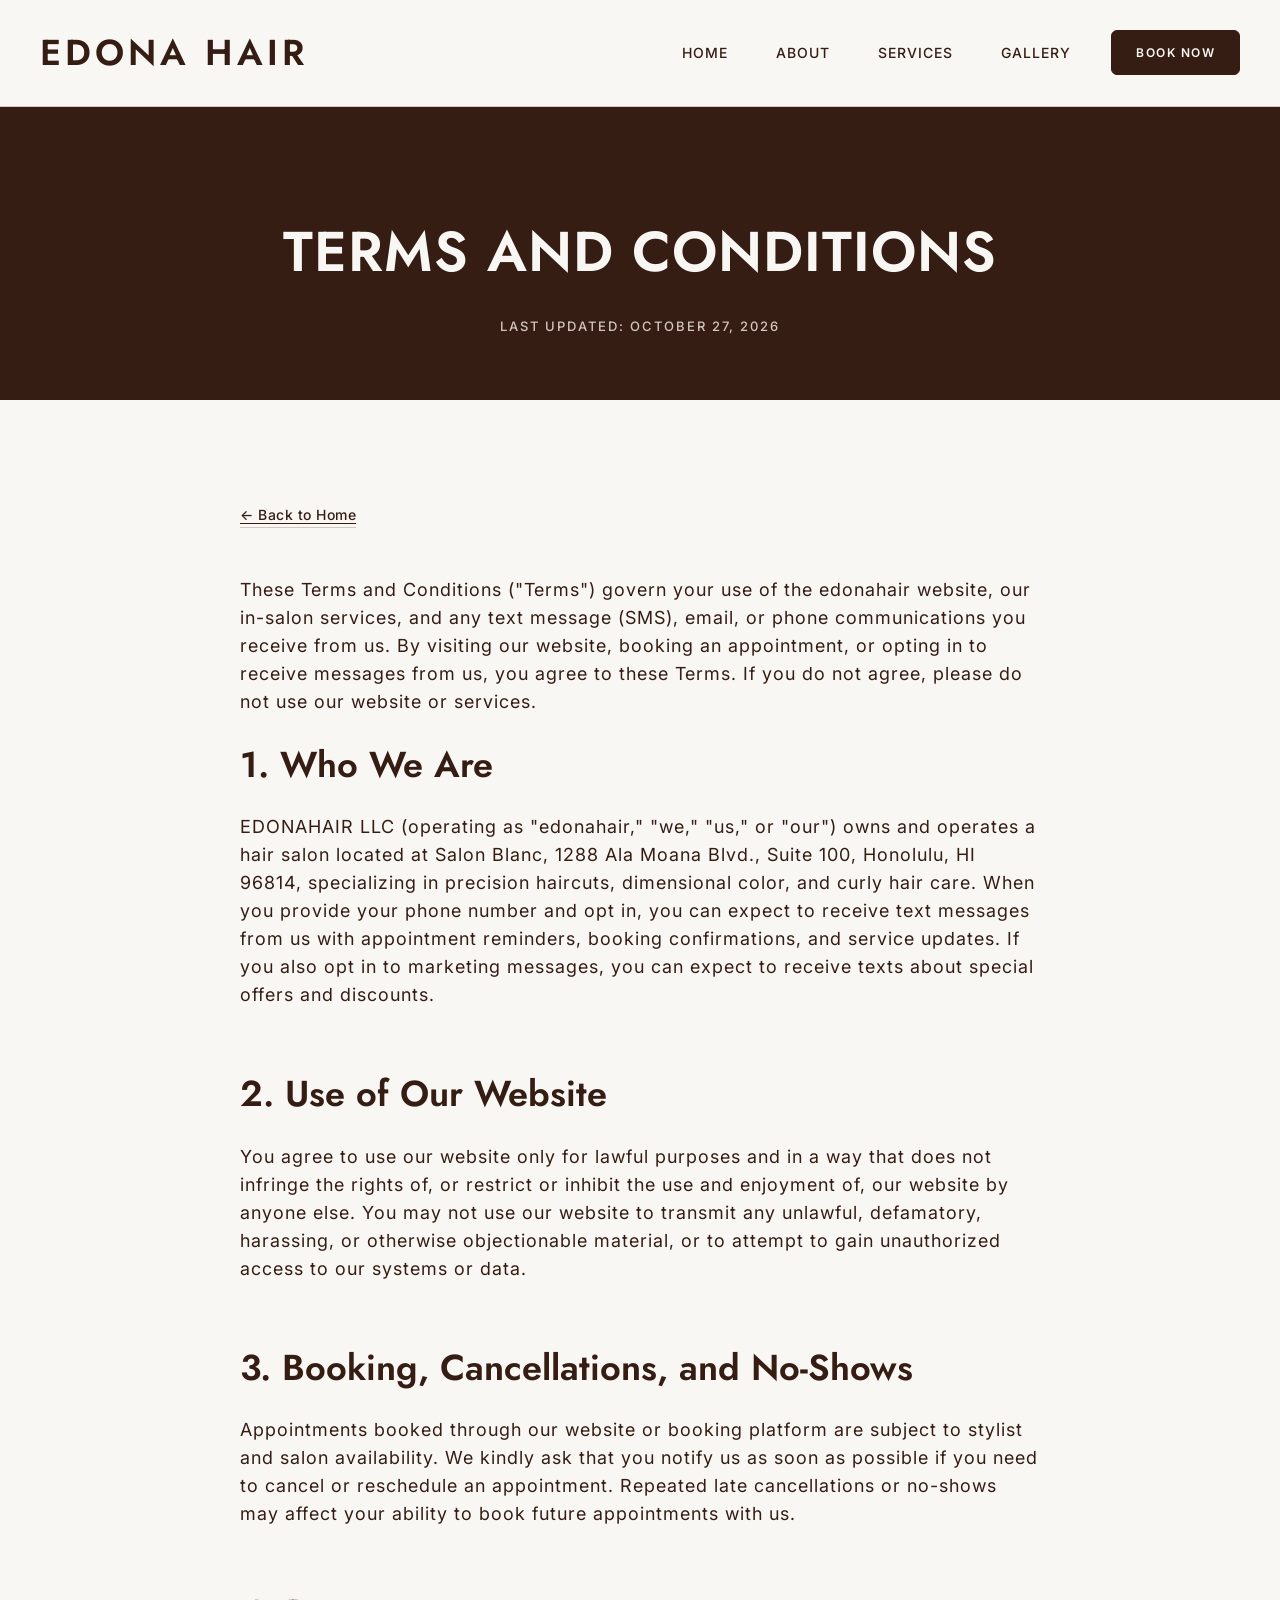
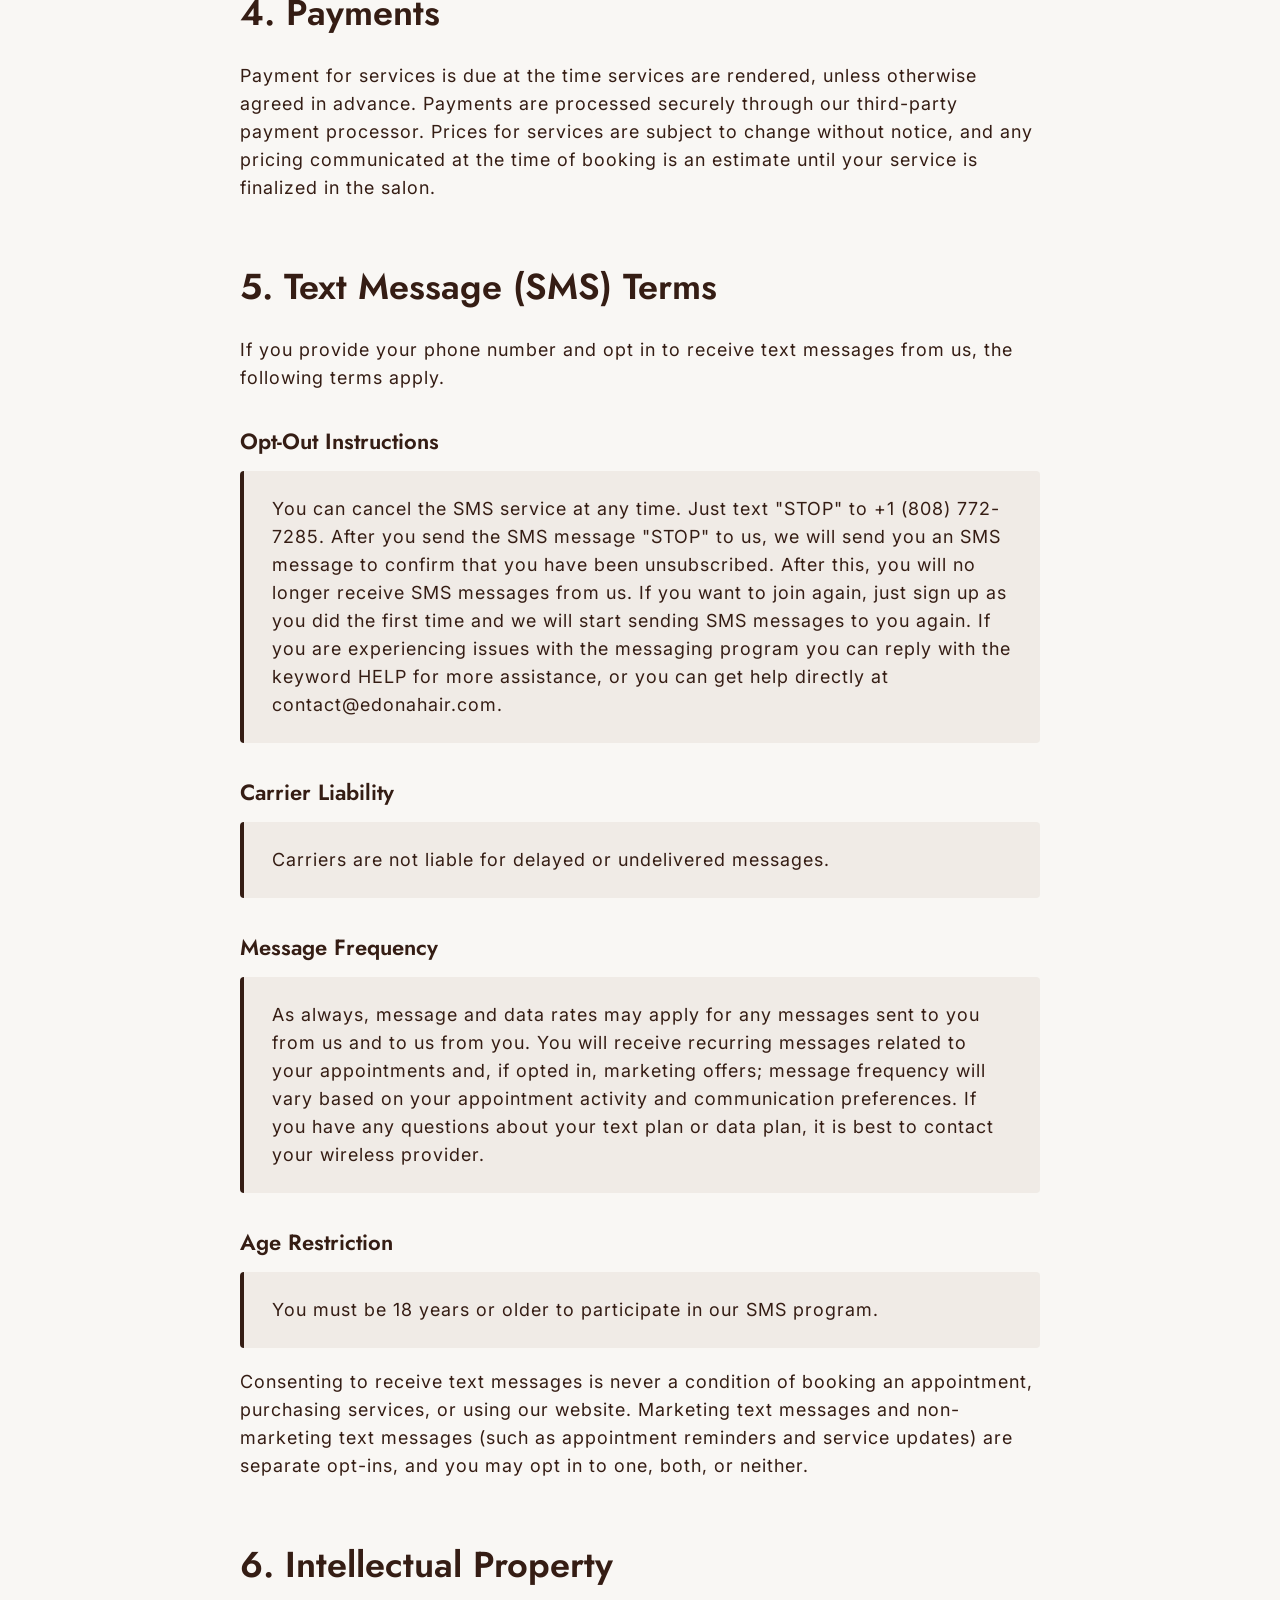
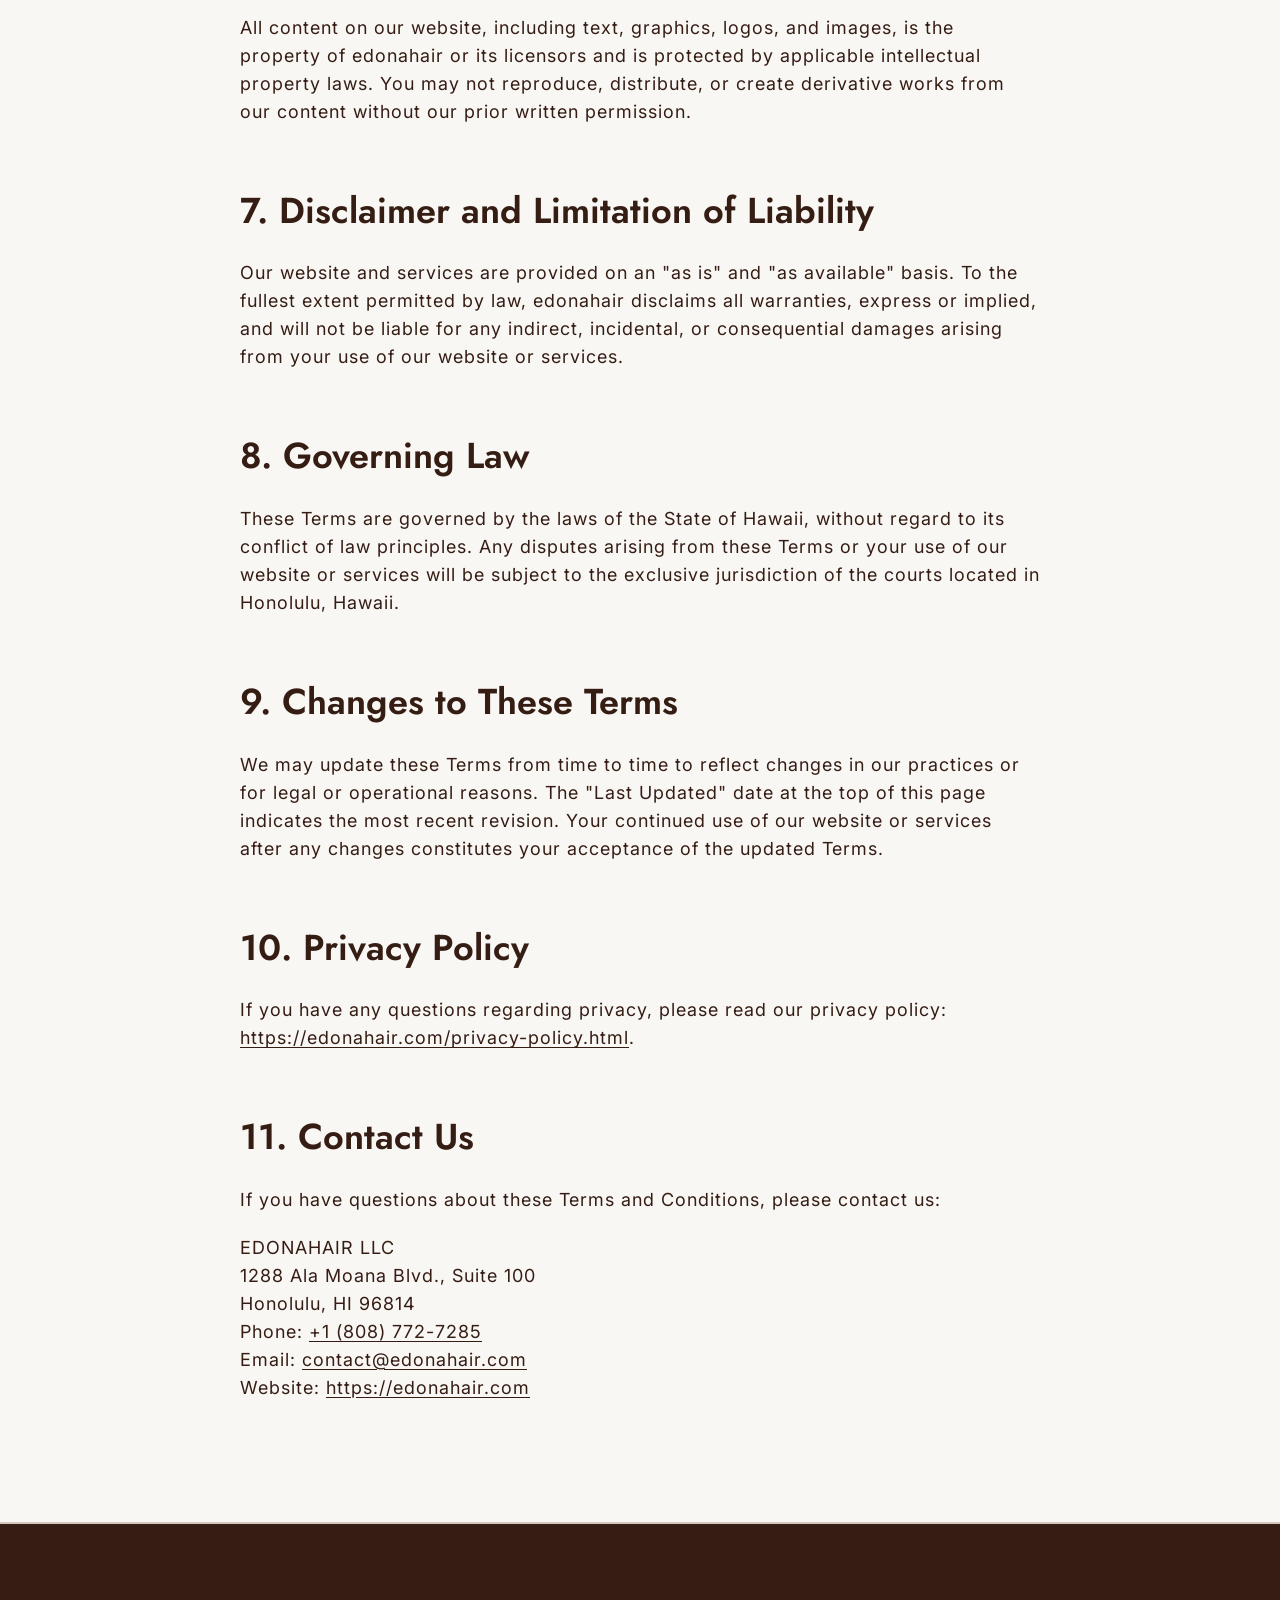
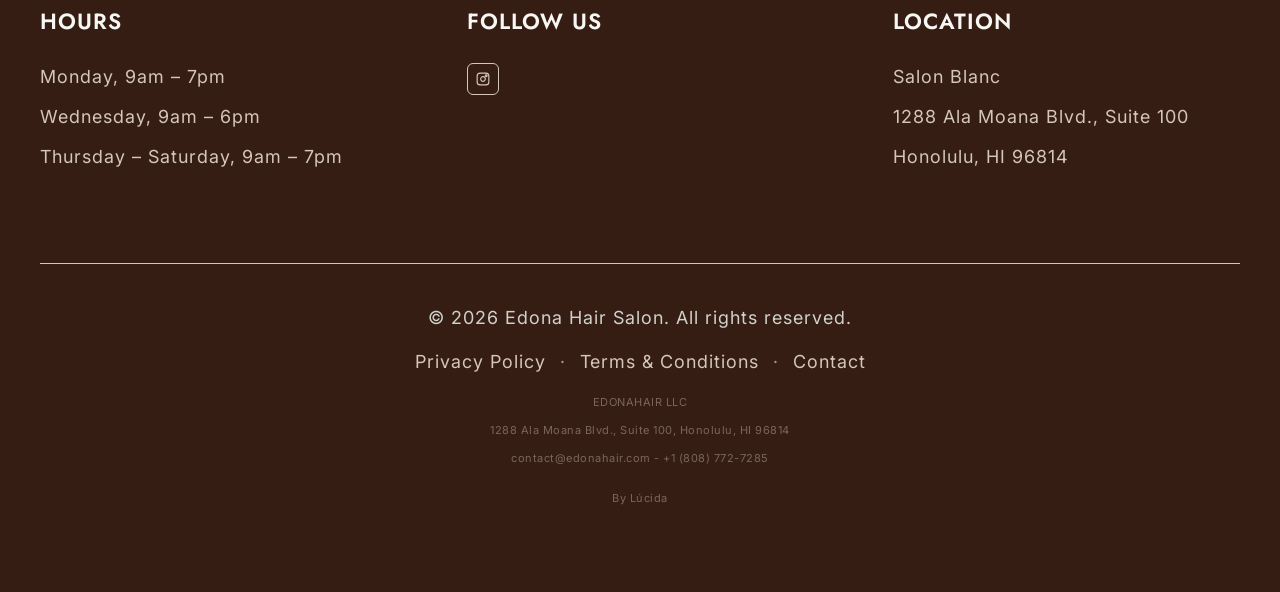
<file: terms-and-conditions.html>
<!doctype html>
<html lang="en">
  <head>
    <meta charset="UTF-8" />
    <meta http-equiv="X-UA-Compatible" content="IE=edge" />
    <meta name="viewport" content="width=device-width, initial-scale=1.0" />
    <meta
      name="description"
      content="Terms and Conditions for edonahair (EDONAHAIR LLC), a hair salon in Honolulu, Hawaii, including our text message (SMS) messaging terms, opt-out instructions, and support contact information."
    />
    <meta name="author" content="edonahair" />
    <meta
      name="robots"
      content="index, follow, max-image-preview:large, max-snippet:-1, max-video-preview:-1"
    />
    <link
      rel="canonical"
      href="https://edonahair.com/terms-and-conditions.html"
    />

    <!-- Open Graph / Facebook -->
    <meta property="og:type" content="website" />
    <meta
      property="og:url"
      content="https://edonahair.com/terms-and-conditions.html"
    />
    <meta property="og:title" content="Terms and Conditions | edonahair" />
    <meta
      property="og:description"
      content="Terms and Conditions for edonahair (EDONAHAIR LLC), including our text message (SMS) messaging terms and opt-out instructions."
    />
    <meta property="og:site_name" content="edonahair" />

    <!-- Twitter -->
    <meta name="twitter:card" content="summary" />
    <meta
      name="twitter:url"
      content="https://edonahair.com/terms-and-conditions.html"
    />
    <meta name="twitter:title" content="Terms and Conditions | edonahair" />
    <meta
      name="twitter:description"
      content="Terms and Conditions for edonahair (EDONAHAIR LLC), including our text message (SMS) messaging terms and opt-out instructions."
    />

    <!-- Additional Meta Tags -->
    <meta name="theme-color" content="#351D14" />

    <!-- AI SEO Metadata -->
    <meta name="ai-indexing" content="allow" />
    <meta name="openai-indexing" content="yes" />

    <!-- Google Analytics (deferred to window.load) -->
    <script>
      window.dataLayer = window.dataLayer || [];
      function gtag() {
        dataLayer.push(arguments);
      }
      function initGA4() {
        var script = document.createElement("script");
        script.async = true;
        script.src = "https://www.googletagmanager.com/gtag/js?id=G-HK9RZRN4Y2";
        document.head.appendChild(script);
        gtag("js", new Date());
        gtag("config", "G-HK9RZRN4Y2");
      }
      if (document.readyState === "loading") {
        window.addEventListener("load", initGA4);
      } else {
        initGA4();
      }
    </script>

    <!-- Performance: Preload self-hosted fonts -->
    <link
      rel="preload"
      as="font"
      type="font/woff2"
      href="/assets/font/Jost-SemiBold.woff2"
      crossorigin
    />
    <link
      rel="preload"
      as="font"
      type="font/woff2"
      href="/assets/font/Inter-Variable.woff2"
      crossorigin
    />

    <!-- Favicon and Apple Touch Icon -->
    <link
      rel="icon"
      type="image/svg+xml"
      href="data:image/svg+xml,<svg xmlns='http://www.w3.org/2000/svg' viewBox='0 0 100 100'><text y='75' font-size='75' font-family='serif' font-weight='bold' fill='%23351d14'>E</text></svg>"
    />
    <link
      rel="apple-touch-icon"
      type="image/svg+xml"
      href="data:image/svg+xml,<svg xmlns='http://www.w3.org/2000/svg' viewBox='0 0 180 180'><rect fill='%23351d14' width='180' height='180'/><text y='130' x='90' text-anchor='middle' font-size='100' font-family='serif' font-weight='bold' fill='%23f9f7f4'>E</text></svg>"
    />

    <title>Terms and Conditions | edonahair</title>
    <!-- External CSS (includes self-hosted fonts) -->
    <link rel="stylesheet" href="styles/main.css" />

    <!-- Schema.org Structured Data -->
    <script type="application/ld+json">
      {
        "@context": "https://schema.org",
        "@type": "WebPage",
        "name": "Terms and Conditions",
        "url": "https://edonahair.com/terms-and-conditions.html",
        "isPartOf": {
          "@type": "WebSite",
          "name": "edonahair",
          "url": "https://edonahair.com"
        },
        "about": {
          "@type": "LocalBusiness",
          "name": "EDONAHAIR LLC",
          "url": "https://edonahair.com"
        }
      }
    </script>

    <script type="application/ld+json">
      {
        "@context": "https://schema.org",
        "@type": "BreadcrumbList",
        "itemListElement": [
          {
            "@type": "ListItem",
            "position": 1,
            "name": "Home",
            "item": "https://edonahair.com/"
          },
          {
            "@type": "ListItem",
            "position": 2,
            "name": "Terms and Conditions",
            "item": "https://edonahair.com/terms-and-conditions.html"
          }
        ]
      }
    </script>

    <!-- Google Tag Manager (deferred to window.load) -->
    <script>
      function initGTM() {
        (function (w, d, s, l, i) {
          w[l] = w[l] || [];
          w[l].push({ "gtm.start": new Date().getTime(), event: "gtm.js" });
          var f = d.getElementsByTagName(s)[0],
            j = d.createElement(s),
            dl = l != "dataLayer" ? "&l=" + l : "";
          j.async = true;
          j.src = "https://www.googletagmanager.com/gtm.js?id=" + i + dl;
          f.parentNode.insertBefore(j, f);
        })(window, document, "script", "dataLayer", "GTM-N7R44NGS");
      }
      if (document.readyState === "loading") {
        window.addEventListener("load", initGTM);
      } else {
        initGTM();
      }
    </script>
    <!-- End Google Tag Manager -->
  </head>

  <body>
    <!-- Google Tag Manager (noscript) -->
    <noscript
      ><iframe
        src="https://www.googletagmanager.com/ns.html?id=GTM-N7R44NGS"
        height="0"
        width="0"
        style="display: none; visibility: hidden"
      ></iframe
    ></noscript>
    <!-- End Google Tag Manager (noscript) -->

    <!-- HEADER -->
    <header>
      <div class="header-container">
        <!-- LEFT: Logo -->
        <a href="/#home" class="logo">Edona Hair</a>

        <!-- RIGHT: Nav Menu + CTA -->
        <div class="nav-actions">
          <nav id="navMenu" class="nav-center">
            <button
              class="menu-toggle"
              id="menuToggle"
              aria-label="Toggle navigation menu"
              aria-expanded="false"
              aria-controls="navMenu"
            >
              <span></span>
              <span></span>
              <span></span>
            </button>
            <ul>
              <li><a href="/#home">Home</a></li>
              <li><a href="/#about">About</a></li>
              <li><a href="/#services">Services</a></li>
              <li><a href="/#gallery">Gallery</a></li>
              <li class="nav-cta-item">
                <a
                  href="/#services"
                  class="btn-nav-cta btn-nav-cta-mobile"
                  >Book Now</a
                >
              </li>
            </ul>
          </nav>

          <a href="/#services" class="btn-nav-cta btn-nav-cta-desktop"
            >Book Now</a
          >
        </div>
      </div>
    </header>

    <main>
      <!-- PAGE HERO -->
      <section class="legal-hero">
        <h1>Terms and Conditions</h1>
        <p class="updated">Last Updated: October 27, 2026</p>
      </section>

      <!-- TERMS CONTENT -->
      <section class="legal-content">
        <div class="legal-content-inner">
          <a href="/" class="legal-back-link">&larr; Back to Home</a>

          <p>
            These Terms and Conditions ("Terms") govern your use of the
            edonahair website, our in-salon services, and any text message
            (SMS), email, or phone communications you receive from us. By
            visiting our website, booking an appointment, or opting in to
            receive messages from us, you agree to these Terms. If you do
            not agree, please do not use our website or services.
          </p>

          <h2>1. Who We Are</h2>
          <p>
            EDONAHAIR LLC (operating as "edonahair," "we," "us," or "our")
            owns and operates a hair salon located at Salon Blanc, 1288 Ala
            Moana Blvd., Suite 100, Honolulu, HI 96814, specializing in
            precision haircuts, dimensional color, and curly hair care.
            When you provide your phone number and opt in, you can expect
            to receive text messages from us with appointment reminders,
            booking confirmations, and service updates. If you also opt in
            to marketing messages, you can expect to receive texts about
            special offers and discounts.
          </p>

          <h2>2. Use of Our Website</h2>
          <p>
            You agree to use our website only for lawful purposes and in a
            way that does not infringe the rights of, or restrict or
            inhibit the use and enjoyment of, our website by anyone else.
            You may not use our website to transmit any unlawful,
            defamatory, harassing, or otherwise objectionable material, or
            to attempt to gain unauthorized access to our systems or data.
          </p>

          <h2>3. Booking, Cancellations, and No-Shows</h2>
          <p>
            Appointments booked through our website or booking platform are
            subject to stylist and salon availability. We kindly ask that
            you notify us as soon as possible if you need to cancel or
            reschedule an appointment. Repeated late cancellations or
            no-shows may affect your ability to book future appointments
            with us.
          </p>

          <h2>4. Payments</h2>
          <p>
            Payment for services is due at the time services are rendered,
            unless otherwise agreed in advance. Payments are processed
            securely through our third-party payment processor. Prices for
            services are subject to change without notice, and any pricing
            communicated at the time of booking is an estimate until your
            service is finalized in the salon.
          </p>

          <h2>5. Text Message (SMS) Terms</h2>
          <p>
            If you provide your phone number and opt in to receive text
            messages from us, the following terms apply.
          </p>

          <h3>Opt-Out Instructions</h3>
          <div class="legal-callout">
            <p>
              You can cancel the SMS service at any time. Just text "STOP"
              to +1 (808) 772-7285. After you send the SMS message "STOP"
              to us, we will send you an SMS message to confirm that you
              have been unsubscribed. After this, you will no longer
              receive SMS messages from us. If you want to join again,
              just sign up as you did the first time and we will start
              sending SMS messages to you again. If you are experiencing
              issues with the messaging program you can reply with the
              keyword HELP for more assistance, or you can get help
              directly at contact@edonahair.com.
            </p>
          </div>

          <h3>Carrier Liability</h3>
          <div class="legal-callout">
            <p>Carriers are not liable for delayed or undelivered messages.</p>
          </div>

          <h3>Message Frequency</h3>
          <div class="legal-callout">
            <p>
              As always, message and data rates may apply for any messages
              sent to you from us and to us from you. You will receive
              recurring messages related to your appointments and, if
              opted in, marketing offers; message frequency will vary
              based on your appointment activity and communication
              preferences. If you have any questions about your text plan
              or data plan, it is best to contact your wireless provider.
            </p>
          </div>

          <h3>Age Restriction</h3>
          <div class="legal-callout">
            <p>
              You must be 18 years or older to participate in our SMS
              program.
            </p>
          </div>

          <p>
            Consenting to receive text messages is never a condition of
            booking an appointment, purchasing services, or using our
            website. Marketing text messages and non-marketing text
            messages (such as appointment reminders and service updates)
            are separate opt-ins, and you may opt in to one, both, or
            neither.
          </p>

          <h2>6. Intellectual Property</h2>
          <p>
            All content on our website, including text, graphics, logos,
            and images, is the property of edonahair or its licensors and
            is protected by applicable intellectual property laws. You may
            not reproduce, distribute, or create derivative works from our
            content without our prior written permission.
          </p>

          <h2>7. Disclaimer and Limitation of Liability</h2>
          <p>
            Our website and services are provided on an "as is" and "as
            available" basis. To the fullest extent permitted by law,
            edonahair disclaims all warranties, express or implied, and
            will not be liable for any indirect, incidental, or
            consequential damages arising from your use of our website or
            services.
          </p>

          <h2>8. Governing Law</h2>
          <p>
            These Terms are governed by the laws of the State of Hawaii,
            without regard to its conflict of law principles. Any disputes
            arising from these Terms or your use of our website or
            services will be subject to the exclusive jurisdiction of the
            courts located in Honolulu, Hawaii.
          </p>

          <h2>9. Changes to These Terms</h2>
          <p>
            We may update these Terms from time to time to reflect changes
            in our practices or for legal or operational reasons. The
            "Last Updated" date at the top of this page indicates the most
            recent revision. Your continued use of our website or services
            after any changes constitutes your acceptance of the updated
            Terms.
          </p>

          <h2>10. Privacy Policy</h2>
          <p>
            If you have any questions regarding privacy, please read our
            privacy policy:
            <a href="privacy-policy.html">https://edonahair.com/privacy-policy.html</a>.
          </p>

          <h2>11. Contact Us</h2>
          <p>
            If you have questions about these Terms and Conditions, please
            contact us:
          </p>
          <p>
            EDONAHAIR LLC<br />
            1288 Ala Moana Blvd., Suite 100<br />
            Honolulu, HI 96814<br />
            Phone: <a href="tel:+18087727285">+1 (808) 772-7285</a><br />
            Email:
            <a href="mailto:contact@edonahair.com">contact@edonahair.com</a
            ><br />
            Website:
            <a href="https://edonahair.com">https://edonahair.com</a>
          </p>
        </div>
      </section>
    </main>

    <!-- FOOTER -->
    <footer>
      <div class="footer-container">
        <!-- HOURS -->
        <div class="footer-section">
          <h3>Hours</h3>
          <p>Monday, 9am – 7pm</p>
          <p>Wednesday, 9am – 6pm</p>
          <p>Thursday – Saturday, 9am – 7pm</p>
        </div>

        <!-- INSTAGRAM -->
        <div class="footer-section">
          <h3>Follow Us</h3>
          <div class="social-links">
            <a
              href="https://www.instagram.com/edonahair/"
              target="_blank"
              rel="noopener noreferrer"
              title="Instagram"
            >
              <svg
                xmlns="http://www.w3.org/2000/svg"
                viewBox="0 0 24 24"
                fill="none"
                stroke="currentColor"
                stroke-width="2"
                stroke-linecap="round"
                stroke-linejoin="round"
              >
                <rect x="2" y="2" width="20" height="20" rx="5" ry="5"></rect>
                <path
                  d="M16 11.37A4 4 0 1 1 12.63 8 4 4 0 0 1 16 11.37z"
                ></path>
                <circle cx="17.5" cy="6.5" r="1.5"></circle>
              </svg>
            </a>
          </div>
        </div>

        <!-- LOCATION -->
        <div class="footer-section">
          <h3>Location</h3>
          <p>Salon Blanc</p>
          <a
            href="https://maps.app.goo.gl/y6pg4Un8zgK1PC1k6"
            target="_blank"
            rel="noopener noreferrer"
          >
            <p>1288 Ala Moana Blvd., Suite 100</p>
            <p>Honolulu, HI 96814</p>
          </a>
        </div>
      </div>

      <div class="footer-bottom">
        <p>&copy; 2026 Edona Hair Salon. All rights reserved.</p>
        <p class="footer-legal-links">
          <a href="privacy-policy.html">Privacy Policy</a>
          <span class="footer-legal-sep" aria-hidden="true">&middot;</span>
          <a href="terms-and-conditions.html" aria-current="page"
            >Terms &amp; Conditions</a
          >
          <span class="footer-legal-sep" aria-hidden="true">&middot;</span>
          <a href="contact.html">Contact</a>
        </p>
        <p class="footer-credit">
          EDONAHAIR LLC<br />
          1288 Ala Moana Blvd., Suite 100, Honolulu, HI 96814<br />
          <a href="mailto:contact@edonahair.com">contact@edonahair.com</a> -
          <a href="tel:+18087727285">+1 (808) 772-7285</a>
        </p>
        <p class="footer-credit">
          By
          <a
            href="https://wearelucida.co"
            target="_blank"
            rel="noopener noreferrer"
            >Lúcida</a
          >
        </p>
      </div>
    </footer>

    <!-- External JavaScript -->
    <script src="js/main.js"></script>
  </body>
</html>
</file>
<file: styles/main.css>
/* ========== FONTS (Self-hosted) ========== */
/* Variable font: one file covers weights 100-900 (and optical size) for all
   body copy, nav, and button text set in Inter. */
@font-face {
  font-family: "Inter";
  src: url("/assets/font/Inter-Variable.woff2") format("woff2");
  font-weight: 100 900;
  font-style: normal;
  font-display: swap;
}

/* Headline typeface: only the SemiBold weight is used (h1 and h2-h6). */
@font-face {
  font-family: "Jost";
  src: url("/assets/font/Jost-SemiBold.woff2") format("woff2");
  font-weight: 600;
  font-style: normal;
  font-display: swap;
}

/* ========== GLOBAL STYLES ========== */
* {
  margin: 0;
  padding: 0;
  -webkit-box-sizing: border-box;
  -moz-box-sizing: border-box;
  box-sizing: border-box;
}

html {
  scroll-behavior: smooth;
  /* Fallback for browsers that don't support smooth scroll */
  -webkit-scroll-behavior: smooth;
}

body {
  font-family: "Inter", sans-serif;
  background-color: #f9f7f4;
  color: #351d14;
  line-height: 1.6;
  font-size: 18px;
}

/* ========== BASE TYPOGRAPHY ========== */
/* All body copy: Inter Regular, 18px, 28px line-height, 1px letter-spacing */
p {
  font-family: "Inter", sans-serif;
  font-weight: 400;
  font-size: 18px;
  line-height: 28px;
  letter-spacing: 1px;
}

/* All section headlines (h1 is sized/handled separately in the hero) */
h2,
h3,
h4,
h5,
h6 {
  font-family: "Jost", sans-serif;
  font-size: 36px;
  font-weight: 600;
}

/* ========== HEADER ========== */
header {
  background-color: #f9f7f4;
  border-bottom: 1px solid #d4c5bd;
  position: sticky;
  position: -webkit-sticky;
  top: 0;
  z-index: 100;
  -webkit-backface-visibility: hidden;
  backface-visibility: hidden;
}

.header-container {
  max-width: 1400px;
  margin: 0 auto;
  padding: 24px 40px;
  display: flex;
  justify-content: space-between;
  align-items: center;
  gap: 40px;
}

.logo {
  font-family: "Jost", sans-serif;
  font-size: 36px;
  font-weight: 600;
  letter-spacing: 4px;
  text-transform: uppercase;
  color: #351d14;
  text-decoration: none;
  flex-shrink: 0;
  min-width: fit-content;
}

/* RIGHT: Nav menu + CTA grouped together */
.nav-actions {
  display: flex;
  align-items: center;
  gap: 40px;
}

.nav-center {
  display: flex;
  align-items: center;
}

nav ul {
  list-style: none;
  display: flex;
  gap: 48px;
}

.mobile-cta-row {
  display: none;
  background-color: #f9f7f4;
  border-top: 1px solid #d4c5bd;
  padding: 16px 40px;
  text-align: center;
}

nav a {
  text-decoration: none;
  color: #351d14;
  font-size: 14px;
  font-weight: 500;
  letter-spacing: 1px;
  text-transform: uppercase;
  transition: color 0.3s ease;
  -webkit-transition: color 0.3s ease;
  position: relative;
  -webkit-user-select: none;
  -moz-user-select: none;
  user-select: none;
}

nav a:hover {
  color: #d4c5bd;
}

nav a::after {
  content: "";
  position: absolute;
  bottom: -4px;
  left: 0;
  width: 0;
  height: 0.5px;
  background-color: #351d14;
  transition: width 0.3s ease;
}

nav a:hover::after {
  width: 100%;
}

/* Mobile Menu Toggle */
.menu-toggle {
  display: none;
  -webkit-flex-direction: column;
  flex-direction: column;
  cursor: pointer;
  gap: 6px;
  background: none;
  border: none;
  padding: 8px;
  -webkit-appearance: none;
  appearance: none;
  -webkit-tap-highlight-color: transparent;
}

.menu-toggle span {
  width: 24px;
  height: 2px;
  background-color: #351d14;
  transition: all 0.3s ease;
}

.menu-toggle.active span:nth-child(1) {
  -webkit-transform: rotate(45deg) translate(8px, 8px);
  transform: rotate(45deg) translate(8px, 8px);
}

.menu-toggle.active span:nth-child(2) {
  opacity: 0;
}

.menu-toggle.active span:nth-child(3) {
  -webkit-transform: rotate(-45deg) translate(8px, -8px);
  transform: rotate(-45deg) translate(8px, -8px);
}

nav {
  position: static;
  max-height: none;
  opacity: 1;
  display: flex;
}

/* ========== HERO SECTION ========== */
.hero {
  min-height: 100vh;
  display: flex;
  flex-direction: column;
  justify-content: center;
  align-items: center;
  text-align: center;
  padding: 80px 40px;
  background-color: #351d14;
  background-image: url("/assets/imgs/EDONA_StylisticHero_Approved.avif");
  background-size: cover;
  background-position: center;
  background-repeat: no-repeat;
  position: relative;
  overflow: hidden;
}

/* Primary brown overlay at 50% opacity over the hero background image */
.hero::before {
  content: "";
  position: absolute;
  top: 0;
  left: 0;
  right: 0;
  bottom: 0;
  background-color: rgba(53, 29, 20, 0.5);
  pointer-events: none;
}

.hero-content {
  position: relative;
  z-index: 1;
  max-width: 900px;
}

.hero h1 {
  font-family: "Jost", sans-serif;
  font-size: 104px;
  font-weight: 600;
  letter-spacing: 2px;
  text-transform: uppercase;
  color: #f9f7f4;
  margin-bottom: 32px;
  line-height: 1.2;
}

.hero .tagline {
  color: #f9f7f4;
  margin-bottom: 48px;
}

.btn-primary {
  display: inline-block;
  padding: 18px 48px;
  background-color: #f9f7f4;
  color: #351d14;
  text-decoration: none;
  font-size: 14px;
  letter-spacing: 2px;
  text-transform: uppercase;
  font-weight: 600;
  border: 1px solid #f9f7f4;
  transition: all 0.3s ease;
  -webkit-transition: all 0.3s ease;
  cursor: pointer;
  border: none;
  border-radius: 6px;
  -webkit-border-radius: 6px;
  -webkit-tap-highlight-color: transparent;
  -webkit-appearance: none;
  appearance: none;
}

.btn-primary:hover {
  background-color: #d4c5bd;
  color: #351d14;
  border-color: #d4c5bd;
}

.btn-primary-dark {
  display: inline-block;
  padding: 18px 48px;
  background-color: #351d14;
  color: #f9f7f4;
  text-decoration: none;
  font-size: 14px;
  letter-spacing: 2px;
  text-transform: uppercase;
  font-weight: 600;
  border: 1px solid #351d14;
  transition: all 0.3s ease;
  -webkit-transition: all 0.3s ease;
  cursor: pointer;
  border-radius: 6px;
  -webkit-border-radius: 6px;
  -webkit-tap-highlight-color: transparent;
  -webkit-appearance: none;
  appearance: none;
}

.btn-primary-dark:hover {
  background-color: #d4c5bd;
  color: #351d14;
  border-color: #d4c5bd;
}

/* ========== NAVIGATION CTA BUTTON ========== */
.btn-nav-cta {
  display: inline-block;
  padding: 12px 24px;
  background-color: #351d14;
  color: #f9f7f4;
  text-decoration: none;
  font-size: 12px;
  letter-spacing: 1.5px;
  text-transform: uppercase;
  font-weight: 600;
  border: 1px solid #351d14;
  transition: all 0.3s ease;
  -webkit-transition: all 0.3s ease;
  cursor: pointer;
  border-radius: 6px;
  -webkit-border-radius: 6px;
  -webkit-tap-highlight-color: transparent;
  -webkit-appearance: none;
  appearance: none;
}

.btn-nav-cta:hover {
  background-color: #d4c5bd;
  color: #351d14;
  border-color: #d4c5bd;
}

.btn-nav-cta-desktop {
  display: inline-block;
  flex-shrink: 0;
}

.nav-cta-item {
  display: none !important;
}

.btn-nav-cta-mobile {
  display: none;
}

/* ========== ABOUT SECTION ========== */
.about {
  padding: 120px 40px;
  background-color: #351d14;
}

.about-grid {
  display: grid;
  grid-template-columns: 1fr;
  gap: 80px;
  align-items: center;
  max-width: 800px;
  margin: 0 auto;
  text-align: center;
}

.about h2 {
  letter-spacing: 1px;
  text-transform: uppercase;
  margin-bottom: 32px;
  color: #f9f7f4;
}

.about-text {
  color: #f9f7f4;
  margin-bottom: 24px;
}

.about-text:last-child {
  margin-bottom: 0;
}

.about-image {
  width: 85%;
  aspect-ratio: 3/4;
  display: flex;
  align-items: center;
  justify-content: center;
  overflow: hidden;
  border: 12px solid #351d14;
  border-radius: 8px;
  margin: 0 auto;
}

.about-image img {
  width: 100%;
  height: 100%;
  object-fit: cover;
}

/* ========== SERVICES SECTION ========== */
.services {
  padding: 120px 40px;
  background-color: #f9f7f4;
}

.services-container {
  max-width: 1400px;
  margin: 0 auto;
}

.services h2 {
  letter-spacing: 1px;
  text-transform: uppercase;
  margin-bottom: 80px;
  color: #351d14;
  text-align: center;
}

.services-grid {
  display: grid;
  grid-template-columns: repeat(2, 1fr);
  gap: 60px;
}

.service-category {
  border-top: 1px solid #d4c5bd;
  padding-top: 40px;
  border-radius: 6px;
}

.service-category h3 {
  letter-spacing: 1px;
  margin-bottom: 32px;
  color: #351d14;
  text-transform: uppercase;
}

.service-table {
  width: 100%;
  border-collapse: collapse;
  margin-bottom: 40px;
}

.service-table th {
  border-bottom: 1px solid #d4c5bd;
  padding: 12px 0;
  text-align: left;
  font-weight: 600;
  font-size: 13px;
  letter-spacing: 1px;
  text-transform: uppercase;
  color: #351d14;
}

.service-table td {
  border-bottom: 1px solid #d4c5bd;
  padding: 16px 0;
  font-size: 14px;
  color: #351d14;
}

.service-table td:nth-child(n + 2) {
  text-align: right;
}

.service-table th:nth-child(n + 2) {
  text-align: right;
}

.service-table tr:last-child td {
  border-bottom: none;
}

/* ========== GALLERY SECTION ========== */
.gallery {
  padding: 120px 40px;
  background-color: #351d14;
}

.gallery-container {
  max-width: 1400px;
  margin: 0 auto;
}

.gallery h2 {
  letter-spacing: 1px;
  text-transform: uppercase;
  margin-bottom: 80px;
  color: #f9f7f4;
  text-align: center;
}

.gallery-grid {
  display: grid;
  grid-template-columns: repeat(3, 1fr);
  gap: 20px;
}

.gallery-item {
  aspect-ratio: 3/4;
  display: flex;
  align-items: center;
  justify-content: center;
  overflow: hidden;
  border-radius: 8px;
  border: 8px solid #f9f7f4;
}

.gallery-item img {
  width: 100%;
  height: 100%;
  object-fit: cover;
  display: block;
}

/* ========== OPT-IN FORM SECTION ========== */
.opt-in-form {
  padding: 120px 40px;
  background-color: #f9f7f4;
}

.opt-in-form-inner {
  max-width: 1400px;
  margin: 0 auto;
  display: grid;
  grid-template-columns: 1fr 1fr;
  gap: 80px;
  align-items: center;
}

.opt-in-copy h2 {
  letter-spacing: 1px;
  text-transform: uppercase;
  margin-bottom: 24px;
  color: #351d14;
}

.opt-in-copy p {
  color: #351d14;
}

.opt-in-form-container {
  height: 654px;
}

.opt-in-form-container iframe {
  display: block;
}

/* ========== LEGAL / POLICY PAGES ========== */
.legal-hero {
  padding: 100px 40px 60px;
  background-color: #351d14;
  text-align: center;
}

.legal-hero h1 {
  font-family: "Jost", sans-serif;
  font-size: 56px;
  font-weight: 600;
  letter-spacing: 1px;
  text-transform: uppercase;
  color: #f9f7f4;
  margin-bottom: 16px;
}

.legal-hero .updated {
  font-size: 13px;
  letter-spacing: 2px;
  text-transform: uppercase;
  color: #d4c5bd;
  font-weight: 500;
}

.legal-content {
  padding: 100px 40px;
}

.legal-content-inner {
  max-width: 800px;
  margin: 0 auto;
}

.legal-back-link {
  display: inline-block;
  margin-bottom: 48px;
  color: #351d14;
  font-size: 14px;
  font-weight: 500;
  letter-spacing: 0.5px;
  text-decoration: none;
  border-bottom: 1px solid #d4c5bd;
  transition: color 0.3s ease, border-color 0.3s ease;
}

.legal-back-link:hover {
  color: #a89888;
  border-color: #a89888;
}

.legal-content-inner h2 {
  margin-top: 56px;
  margin-bottom: 20px;
  color: #351d14;
}

.legal-content-inner h2:first-of-type {
  margin-top: 0;
}

.legal-content-inner h3 {
  font-size: 22px;
  margin-top: 32px;
  margin-bottom: 12px;
  color: #351d14;
}

.legal-content-inner p {
  margin-bottom: 20px;
  color: #351d14;
}

.legal-content-inner ul,
.legal-content-inner ol {
  margin: 0 0 20px 24px;
}

.legal-content-inner li {
  margin-bottom: 10px;
  font-family: "Inter", sans-serif;
  font-size: 18px;
  line-height: 28px;
  letter-spacing: 1px;
  color: #351d14;
}

.legal-content-inner a {
  color: #351d14;
  text-decoration: underline;
  text-underline-offset: 3px;
}

.legal-content-inner a:hover {
  color: #a89888;
}

/* Contact page: form embed + details */
.legal-content-inner.contact-inner {
  max-width: 1100px;
}

.contact-layout {
  display: grid;
  grid-template-columns: minmax(0, 3fr) minmax(0, 2fr);
  gap: 64px;
  align-items: start;
}

.contact-form h2,
.contact-details h2 {
  margin-top: 0;
}

.contact-form-embed {
  min-height: 480px;
}

.contact-form-embed iframe {
  display: block;
  width: 100%;
  border: 0;
}

@media (max-width: 900px) {
  .contact-layout {
    grid-template-columns: 1fr;
    gap: 40px;
  }
}

.legal-callout {
  background-color: rgba(212, 197, 189, 0.25);
  border-left: 4px solid #351d14;
  padding: 24px 28px;
  margin-bottom: 20px;
  border-radius: 4px;
}

.legal-callout p {
  margin-bottom: 0;
}

.legal-callout p + p {
  margin-top: 16px;
}

/* ========== FOOTER ========== */
footer {
  background-color: #351d14;
  color: #f9f7f4;
  padding: 80px 40px;
  border-top: 2px solid #d4c5bd;
}

.footer-container {
  max-width: 1400px;
  margin: 0 auto;
  display: grid;
  grid-template-columns: repeat(3, 1fr);
  gap: 80px;
}

.footer-section h3 {
  font-size: 22px;
  letter-spacing: 1px;
  text-transform: uppercase;
  margin-bottom: 24px;
  color: #f9f7f4;
}

.footer-section p {
  margin-bottom: 12px;
  color: #d4c5bd;
}

.footer-section a {
  color: #d4c5bd;
  text-decoration: none;
  transition: color 0.3s ease;
}

.footer-section a:hover {
  color: #f9f7f4;
}

.social-links {
  display: flex;
  gap: 12px;
  margin-top: 12px;
}

.social-links a {
  display: inline-flex;
  align-items: center;
  justify-content: center;
  width: 32px;
  height: 32px;
  border: 1px solid #d4c5bd;
  border-radius: 6px;
  transition: all 0.3s ease;
  color: #d4c5bd;
}

.social-links a:hover {
  background-color: #d4c5bd;
  color: #351d14;
}

.social-links svg {
  width: 14px;
  height: 14px;
}

.footer-bottom {
  max-width: 1400px;
  margin: 80px auto 0;
  padding-top: 40px;
  border-top: 1px solid #d4c5bd;
  text-align: center;
  color: #d1d1cc;
}

.footer-legal-links {
  margin-top: 16px;
}

.footer-legal-links a {
  color: #d4c5bd;
  text-decoration: none;
  transition: color 0.3s ease;
}

.footer-legal-links a:hover {
  color: #f9f7f4;
}

.footer-legal-links .footer-legal-sep {
  color: #a89888;
  margin: 0 8px;
}

.footer-credit {
  margin-top: 12px;
  font-size: 11px;
  font-weight: 400;
  letter-spacing: 0.5px;
  color: #a89888;
  opacity: 0.6;
}

.footer-credit a {
  font-weight: 400;
  color: #a89888;
  text-decoration: none;
  transition: color 0.3s ease;
}

.footer-credit a:hover {
  color: #d4c5bd;
}

/* ========== RESPONSIVE DESIGN ========== */
@media (max-width: 1024px) {
  .header-container {
    padding: 20px 30px;
    gap: 24px;
  }

  nav ul {
    gap: 32px;
  }

  .btn-nav-cta-desktop {
    padding: 14px 28px;
    font-size: 11px;
  }

  .hero h1 {
    font-size: 72px;
  }

  .legal-hero {
    padding: 90px 30px 50px;
  }

  .legal-hero h1 {
    font-size: 44px;
  }

  .legal-content {
    padding: 80px 30px;
  }

  .about-grid {
    grid-template-columns: 1fr;
    gap: 48px;
  }

  .services-grid {
    grid-template-columns: 1fr;
  }

  .gallery-grid {
    grid-template-columns: repeat(2, 1fr);
  }

  .opt-in-form-inner {
    grid-template-columns: 1fr;
    gap: 48px;
  }

  .opt-in-form-container {
    height: auto;
    min-height: 400px;
  }

  .footer-container {
    grid-template-columns: 1fr;
    gap: 40px;
  }
}

@media (max-width: 768px) {
  /* HEADER */
  .header-container {
    padding: 16px 20px;
  }

  .logo {
    font-size: 24px;
    letter-spacing: 3px;
  }

  .menu-toggle {
    display: flex;
    position: absolute;
    right: 20px;
    top: 16px;
  }

  /* Mobile Layout: Stack into 2 rows */
  .header-container {
    flex-direction: column;
    gap: 0;
    padding: 16px 20px;
    position: relative;
  }

  .logo {
    font-size: 32px;
    letter-spacing: 3px;
    width: 100%;
    text-align: center;
    padding: 12px 0;
  }

  .nav-actions {
    width: 100%;
    flex-direction: column;
    gap: 0;
  }

  .nav-center {
    width: 100%;
    display: flex;
    justify-content: center;
    align-items: center;
  }

  nav {
    position: static;
    background-color: transparent;
    border: none;
    max-height: none;
    opacity: 1;
    transition: all 0.3s ease;
    z-index: 99;
    display: flex;
    justify-content: center;
    width: 100%;
    padding: 0;
  }

  nav.active {
    max-height: none;
    opacity: 1;
  }

  nav ul {
    flex-direction: column;
    gap: 0;
    padding: 0;
    align-items: center;
    width: 100%;
    justify-content: center;
    max-height: 0;
    overflow: hidden;
    opacity: 0;
    transition: all 0.3s ease;
  }

  nav.active ul {
    max-height: 300px;
    opacity: 1;
  }

  nav li {
    border-bottom: 1px solid #d4c5bd;
    width: 100%;
    text-align: center;
  }

  nav li:first-child {
    border-top: none;
  }

  nav li:last-child {
    border-bottom: 1px solid #d4c5bd;
  }

  nav a {
    display: block;
    padding: 16px 20px;
    font-size: 13px;
    text-align: center;
  }

  .btn-nav-cta-desktop {
    display: none;
  }

  /* CTA Button inside nav menu on mobile */
  .nav-cta-item {
    display: block !important;
    border-bottom: none;
    padding: 12px 20px;
  }

  .nav-cta-item .btn-nav-cta-mobile {
    display: inline-block;
    padding: 10px 28px;
    font-size: 12px;
    width: auto;
  }

  /* Add top border to nav when menu opens */
  nav ul {
    border-top: 1px solid #d4c5bd;
  }

  /* HERO */
  .hero {
    padding: 60px 20px;
    min-height: 70vh;
  }

  .hero h1 {
    font-size: 56px;
    margin-bottom: 20px;
    line-height: 1.2;
  }

  .hero .tagline {
    margin-bottom: 32px;
  }

  .legal-hero {
    padding: 70px 20px 40px;
  }

  .legal-hero h1 {
    font-size: 32px;
  }

  .legal-content {
    padding: 60px 20px;
  }

  .legal-content-inner h2 {
    margin-top: 40px;
    margin-bottom: 16px;
  }

  .legal-callout {
    padding: 20px;
  }

  .btn-primary {
    padding: 16px 40px;
    font-size: 13px;
    letter-spacing: 1.5px;
    width: 100%;
    max-width: 280px;
  }

  /* ABOUT */
  .about {
    padding: 60px 20px;
  }

  .about-grid {
    gap: 32px;
  }

  .about h2 {
    margin-bottom: 24px;
  }

  .about-text {
    margin-bottom: 16px;
  }

  .about-image {
    width: 100%;
    border: 8px solid #351d14;
  }

  /* SERVICES */
  .services {
    padding: 60px 20px;
  }

  .services h2 {
    margin-bottom: 40px;
  }

  /* GALLERY */
  .gallery {
    padding: 60px 20px;
  }

  .gallery h2 {
    margin-bottom: 40px;
  }

  .gallery-grid {
    grid-template-columns: repeat(2, 1fr);
    gap: 15px;
  }

  /* OPT-IN FORM */
  .opt-in-form {
    padding: 60px 20px;
  }

  /* FOOTER */
  footer {
    padding: 40px 20px;
  }

  .footer-container {
    grid-template-columns: 1fr;
    gap: 30px;
  }

  .footer-section h3 {
    margin-bottom: 16px;
  }

  .footer-bottom {
    margin-top: 30px;
    padding-top: 20px;
  }

  .footer-credit {
    margin-top: 10px;
  }
}

@media (max-width: 480px) {
  /* HEADER */
  .header-container {
    padding: 14px 16px;
    gap: 16px;
  }

  .logo {
    font-size: 28px;
    letter-spacing: 2px;
    padding: 10px 0;
  }

  .header-container {
    padding: 14px 16px;
  }

  nav {
    padding: 0;
  }

  nav ul {
    border-top: 1px solid #d4c5bd;
  }

  .nav-cta-item .btn-nav-cta-mobile {
    padding: 10px 26px;
    font-size: 11px;
  }

  /* HERO */
  .hero {
    padding: 50px 16px;
    min-height: 60vh;
  }

  .hero h1 {
    font-size: 40px;
    margin-bottom: 16px;
  }

  .hero .tagline {
    margin-bottom: 28px;
  }

  .legal-hero {
    padding: 56px 16px 32px;
  }

  .legal-hero h1 {
    font-size: 26px;
  }

  .legal-content {
    padding: 50px 16px;
  }

  .legal-content-inner h2 {
    margin-top: 32px;
    margin-bottom: 14px;
  }

  .legal-content-inner h3 {
    font-size: 19px;
  }

  .legal-callout {
    padding: 16px;
  }

  .btn-primary {
    padding: 14px 36px;
    font-size: 12px;
    width: 100%;
    max-width: 260px;
  }

  /* ABOUT */
  .about {
    padding: 50px 16px;
  }

  .about-grid {
    gap: 24px;
  }

  .about h2 {
    margin-bottom: 20px;
  }

  .about-text {
    margin-bottom: 14px;
  }

  .about-image {
    width: 100%;
    aspect-ratio: 3/4;
    border: 6px solid #351d14;
    border-radius: 6px;
  }

  /* SERVICES */
  .services {
    padding: 50px 16px;
  }

  .services h2 {
    margin-bottom: 32px;
  }

  /* GALLERY */
  .gallery {
    padding: 50px 16px;
  }

  .gallery h2 {
    margin-bottom: 32px;
  }

  .gallery-grid {
    grid-template-columns: 1fr;
    gap: 12px;
  }

  .gallery-item {
    aspect-ratio: 3/4;
    border-radius: 6px;
    border: 6px solid #f9f7f4;
  }

  /* OPT-IN FORM */
  .opt-in-form {
    padding: 50px 16px;
  }

  /* FOOTER */
  footer {
    padding: 36px 16px;
  }

  .footer-container {
    grid-template-columns: 1fr;
    gap: 24px;
  }

  .footer-section h3 {
    margin-bottom: 14px;
  }

  .social-links {
    gap: 10px;
    margin-top: 10px;
  }

  .social-links a {
    width: 36px;
    height: 36px;
    border-radius: 6px;
  }

  .social-links svg {
    width: 16px;
    height: 16px;
  }

  .footer-bottom {
    margin-top: 24px;
    padding-top: 16px;
  }

  .footer-credit {
    margin-top: 8px;
  }
}
</file>
